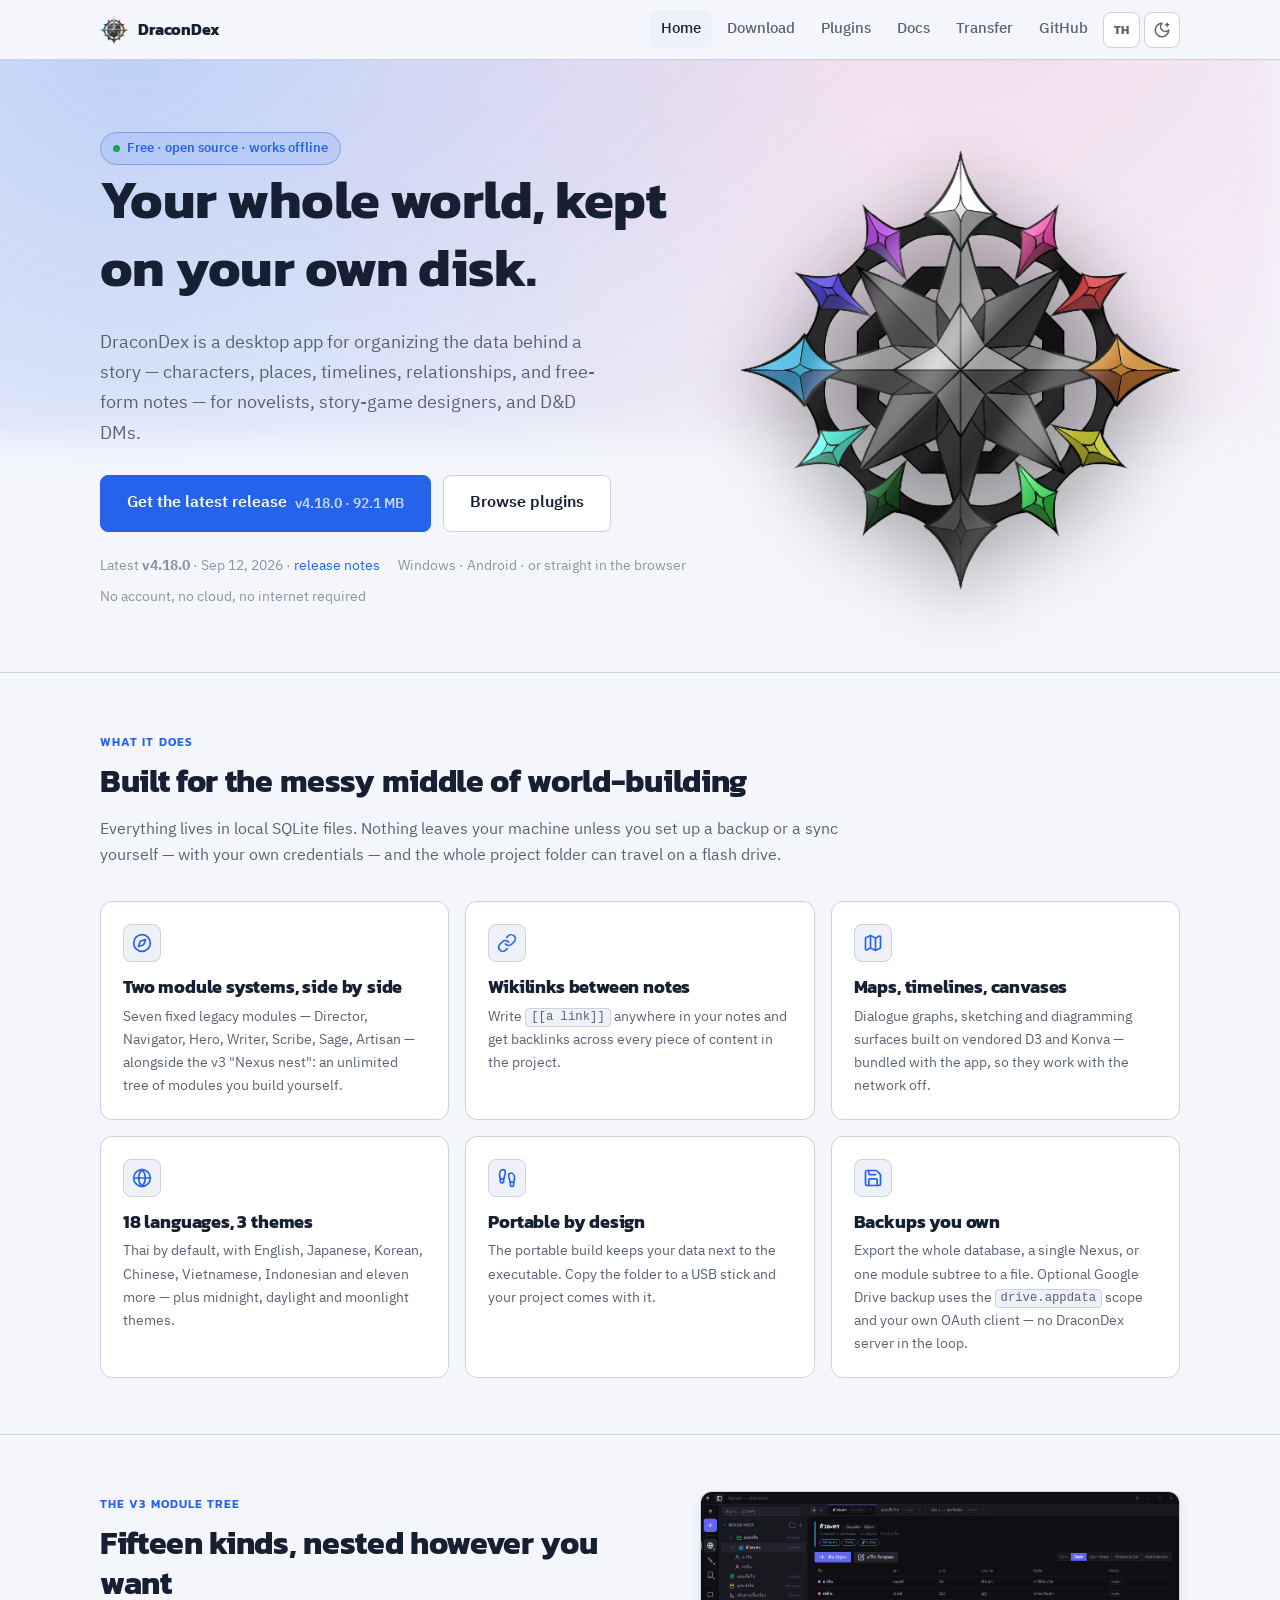
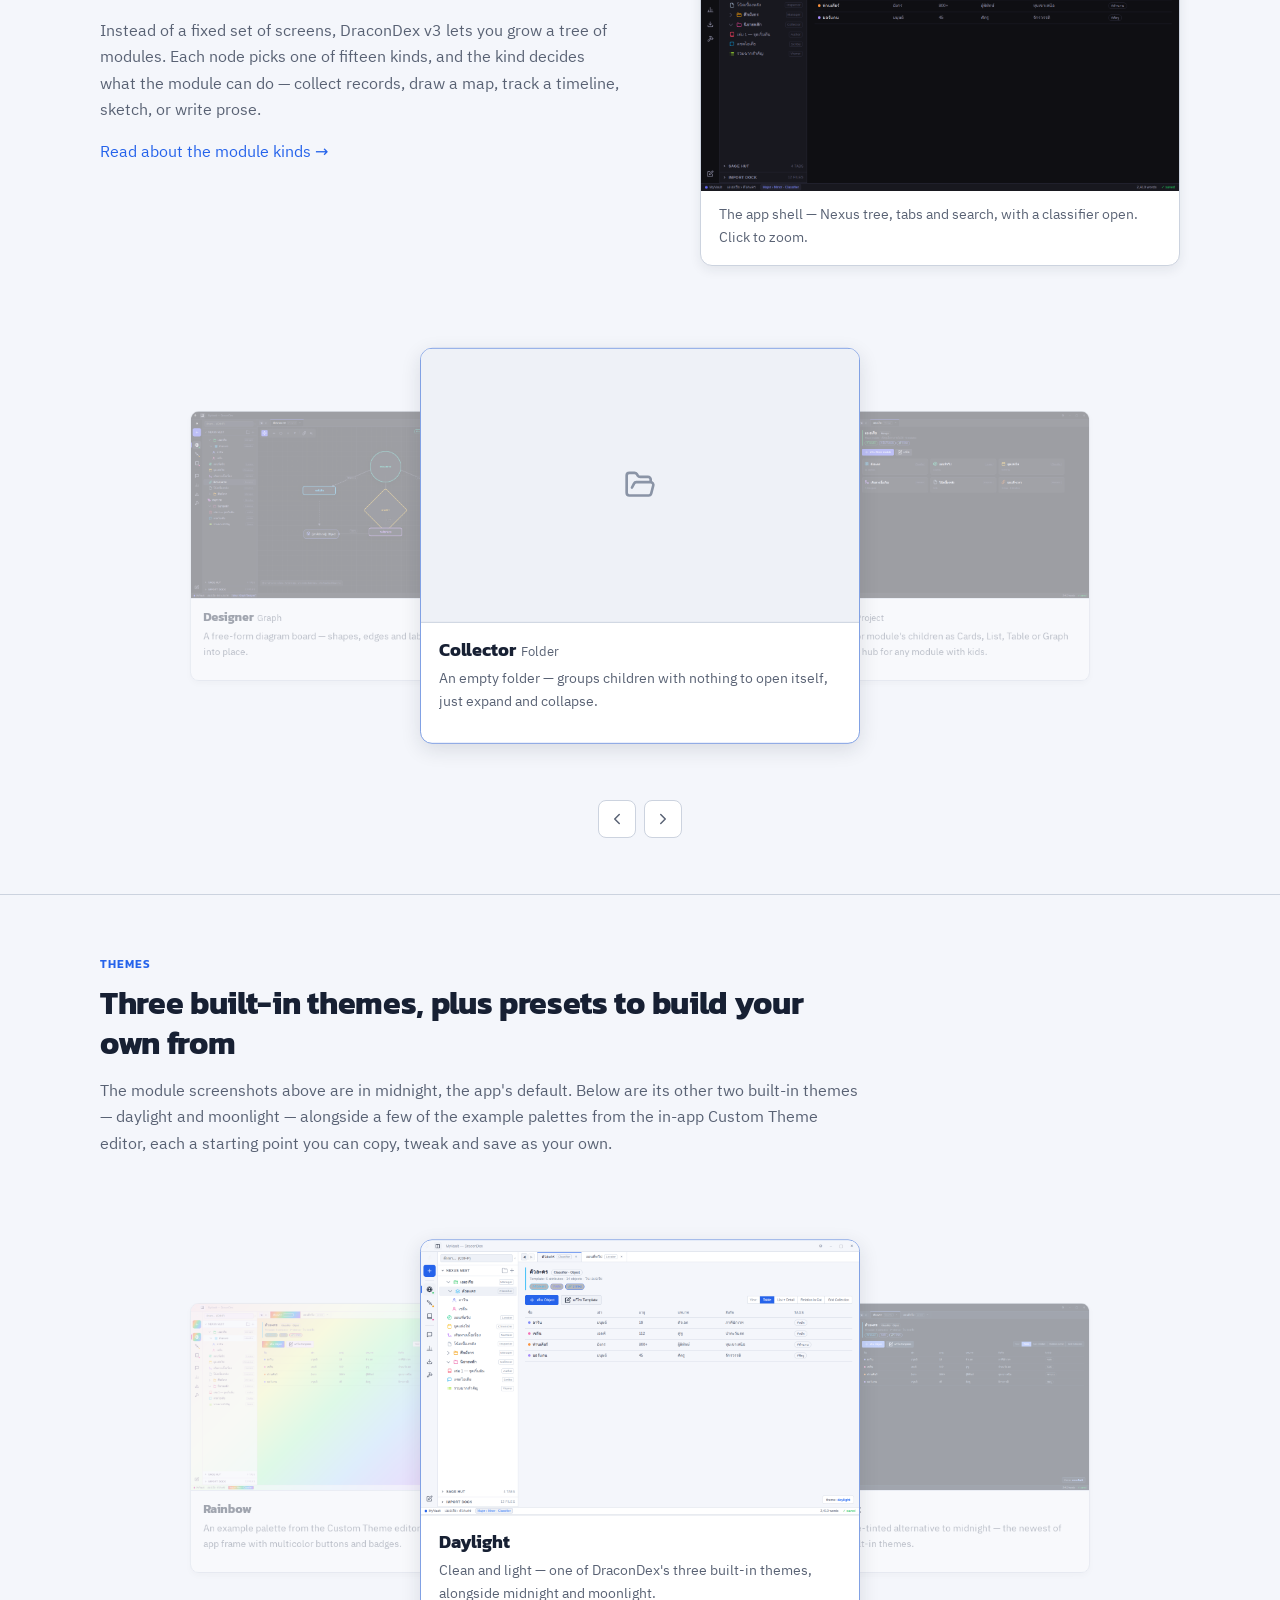
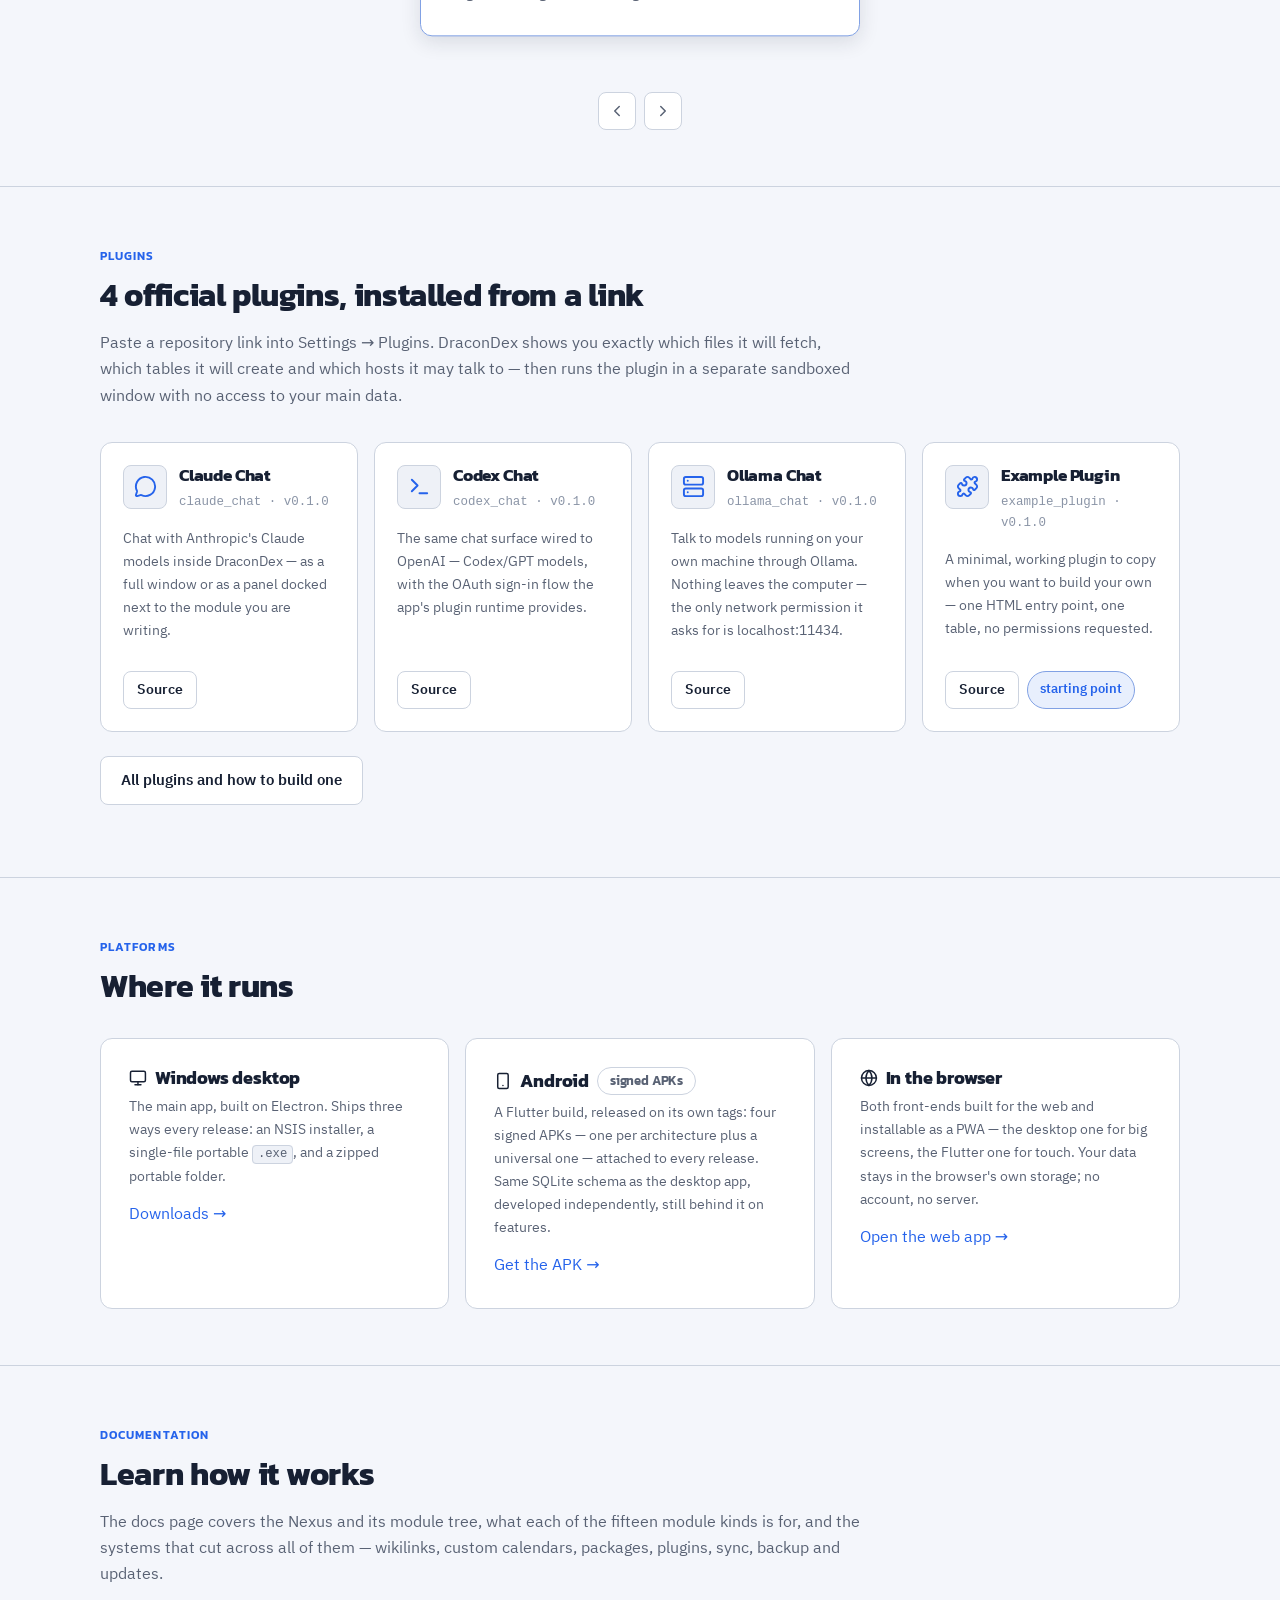
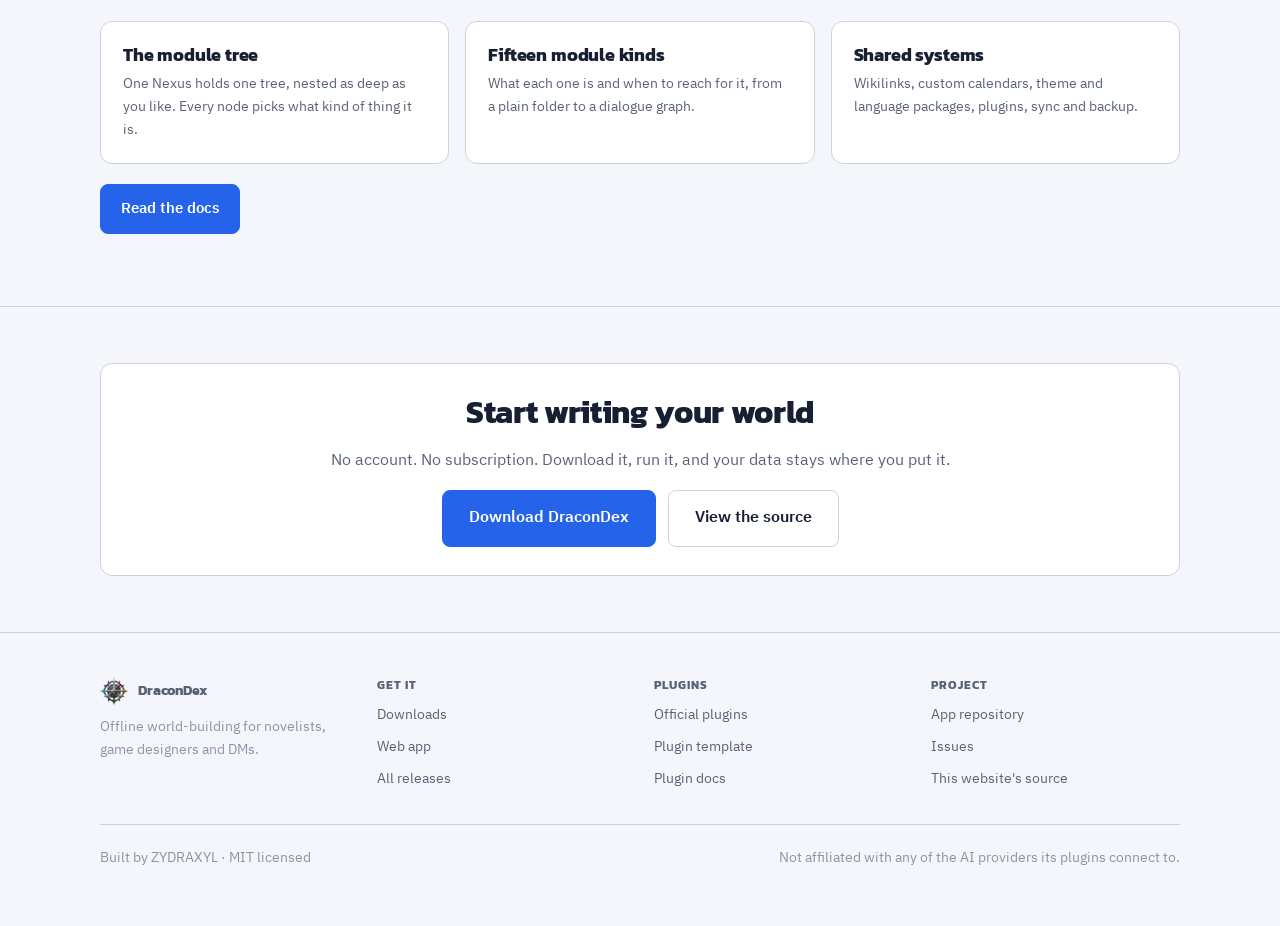
<file: index.html>
<!doctype html>
<html lang="en">
  <head>
    <meta charset="utf-8" />
    <meta name="viewport" content="width=device-width, initial-scale=1" />
    <title data-i18n="home.meta.title">DraconDex — offline world-building for novelists</title>
    <meta
      name="description"
      data-i18n-attr="content:home.meta.description"
      content="DraconDex is a free, offline app for organizing novel world-building data — characters, places, timelines, relationships and wikilinked notes — in a local SQLite database. Windows, Android and browser builds, plus official plugins."
    />
    <link rel="icon" href="assets/brand/DraconDex_Icon.ico" />
    <link rel="apple-touch-icon" href="assets/brand/DraconDex_Color-512.png" />
    <link rel="canonical" href="https://zydraxyl.github.io/DraconDex-WEB/" />
    <meta property="og:type" content="website" />
    <meta property="og:title" content="DraconDex" />
    <meta
      property="og:description"
      content="Offline world-building for novelists, game designers and DMs. Characters, places, timelines, relationships and wikilinked notes in a local SQLite database."
    />
    <meta
      property="og:image"
      content="https://zydraxyl.github.io/DraconDex-WEB/assets/brand/DraconDex_Color-512.png"
    />
    <meta name="twitter:card" content="summary_large_image" />
    <link rel="stylesheet" href="assets/css/site.css" />
    <script src="assets/js/icons.js"></script>
    <script src="assets/js/theme.js"></script>
    <script src="assets/js/strings.th.js"></script>
    <script src="assets/js/lang.js"></script>
  </head>
  <body>
    <a class="skip-link" href="#main" data-i18n="common.skip">Skip to content</a>

    <header class="topbar">
      <div class="wrap">
        <a class="brand" href="./">
          <img src="assets/brand/DraconDex_Color-64.png" alt="" />
          <span>DraconDex</span>
        </a>
        <nav class="nav" aria-label="Main">
          <a href="./" aria-current="page" data-i18n="common.nav.home">Home</a>
          <a href="download.html" data-i18n="common.nav.download">Download</a>
          <a href="plugins.html" data-i18n="common.nav.plugins">Plugins</a>
          <a href="docs.html" data-i18n="common.nav.docs">Docs</a>
          <a class="nav--wide" href="https://dracondex-transfer.netlify.app/" data-i18n="common.nav.transfer"
            >Transfer</a
          >
          <a class="nav--wide" href="https://github.com/ZYDRAXYL/DraconDex-APP"
            >GitHub</a
          >
          <button class="icon-btn lang-btn" type="button" data-lang-toggle>TH</button>
          <button class="icon-btn" type="button" data-theme-toggle>
            <svg class="icon" viewBox="0 0 24 24" fill="none" stroke="currentColor" stroke-width="2" stroke-linecap="round" stroke-linejoin="round" aria-hidden="true"><circle cx="12" cy="12" r="4"/><path d="M12 2v2"/><path d="M12 20v2"/><path d="m4.93 4.93 1.41 1.41"/><path d="m17.66 17.66 1.41 1.41"/><path d="M2 12h2"/><path d="M20 12h2"/><path d="m6.34 17.66-1.41 1.41"/><path d="m19.07 4.93-1.41 1.41"/></svg>
          </button>
        </nav>
      </div>
    </header>

    <main id="main">
      <!-- ================================================ hero -->
      <section class="hero">
        <div class="wrap">
          <div class="hero__grid">
            <div>
              <span class="pill pill--accent">
                <span class="dot"></span>
                <span data-i18n="home.hero.pill">Free · open source · works offline</span>
              </span>
              <h1 data-i18n="home.hero.title">Your whole world, kept on your own disk.</h1>
              <p class="hero__lead" data-i18n="home.hero.lead">
                DraconDex is a desktop app for organizing the data behind a
                story — characters, places, timelines, relationships, and
                free-form notes — for novelists, story-game designers, and
                D&amp;D DMs.
              </p>

              <div class="btn-row" style="margin-top: 26px">
                <a
                  class="btn btn--primary btn--lg"
                  href="https://github.com/ZYDRAXYL/DraconDex-WEB/releases"
                  data-latest-download
                >
                  <span data-download-label>Get the latest release</span>
                  <span class="small" style="opacity: 0.75" data-download-sub
                  ></span>
                </a>
                <a class="btn btn--lg" href="plugins.html" data-i18n="home.hero.cta.plugins">Browse plugins</a>
              </div>

              <div class="hero__meta">
                <span data-latest-meta hidden>
                  <span data-i18n="home.hero.meta.latestPrefix">Latest</span> <strong data-latest-version></strong> ·
                  <span data-latest-date></span> ·
                  <a href="https://github.com/ZYDRAXYL/DraconDex-WEB/releases" data-latest-notes data-i18n="home.hero.meta.notes">release notes</a>
                </span>
                <span data-i18n="home.hero.meta.windows">Windows · Android · or straight in the browser</span>
                <span data-i18n="home.hero.meta.privacy">No account, no cloud, no internet required</span>
              </div>
            </div>

            <div class="hero__art">
              <img
                src="assets/brand/DraconDex_Color-512.png"
                alt="The DraconDex mark: a twelve-pointed compass rose"
                data-i18n-attr="alt:home.hero.art.alt"
                width="700"
                height="700"
              />
            </div>
          </div>
        </div>
      </section>

      <!-- ================================================ features -->
      <section class="section" id="features">
        <div class="wrap">
          <div class="section__head">
            <span class="eyebrow" data-i18n="home.features.eyebrow">What it does</span>
            <h2 data-i18n="home.features.title">Built for the messy middle of world-building</h2>
            <p data-i18n="home.features.lead">
              Everything lives in local SQLite files. Nothing leaves your
              machine unless you set up a backup or a sync yourself — with your
              own credentials — and the whole project folder can travel on a
              flash drive.
            </p>
          </div>

          <div class="grid grid--3">
            <article class="card">
              <div class="card__icon" aria-hidden="true">
                <svg viewBox="0 0 24 24" fill="none" stroke="currentColor" stroke-width="2" stroke-linecap="round" stroke-linejoin="round"><circle cx="12" cy="12" r="10"/><path d="m16.24 7.76-1.804 5.411a2 2 0 0 1-1.265 1.265L7.76 16.24l1.804-5.411a2 2 0 0 1 1.265-1.265z"/></svg>
              </div>
              <h3 data-i18n="home.features.f1.title">Two module systems, side by side</h3>
              <p class="muted small" data-i18n="home.features.f1.body">
                Seven fixed legacy modules — Director, Navigator, Hero, Writer,
                Scribe, Sage, Artisan — alongside the v3 "Nexus nest": an
                unlimited tree of modules you build yourself.
              </p>
            </article>

            <article class="card">
              <div class="card__icon" aria-hidden="true">
                <svg viewBox="0 0 24 24" fill="none" stroke="currentColor" stroke-width="2" stroke-linecap="round" stroke-linejoin="round"><path d="M10 13a5 5 0 0 0 7.54.54l3-3a5 5 0 0 0-7.07-7.07l-1.72 1.71"/><path d="M14 11a5 5 0 0 0-7.54-.54l-3 3a5 5 0 0 0 7.07 7.07l1.71-1.71"/></svg>
              </div>
              <h3 data-i18n="home.features.f2.title">Wikilinks between notes</h3>
              <p class="muted small" data-i18n="home.features.f2.body">
                Write <code>[[a link]]</code> anywhere in your notes and get
                backlinks across every piece of content in the project.
              </p>
            </article>

            <article class="card">
              <div class="card__icon" aria-hidden="true">
                <svg viewBox="0 0 24 24" fill="none" stroke="currentColor" stroke-width="2" stroke-linecap="round" stroke-linejoin="round"><path d="M14.106 5.553a2 2 0 0 0 1.788 0l3.659-1.83A1 1 0 0 1 21 4.619v12.764a1 1 0 0 1-.553.894l-4.553 2.277a2 2 0 0 1-1.788 0l-4.212-2.106a2 2 0 0 0-1.788 0l-3.659 1.83A1 1 0 0 1 3 19.381V6.618a1 1 0 0 1 .553-.894l4.553-2.277a2 2 0 0 1 1.788 0z"/><path d="M15 5.764v15"/><path d="M9 3.236v15"/></svg>
              </div>
              <h3 data-i18n="home.features.f3.title">Maps, timelines, canvases</h3>
              <p class="muted small" data-i18n="home.features.f3.body">
                Dialogue graphs, sketching and diagramming surfaces built on
                vendored D3 and Konva — bundled with the app, so they work with
                the network off.
              </p>
            </article>

            <article class="card">
              <div class="card__icon" aria-hidden="true">
                <svg viewBox="0 0 24 24" fill="none" stroke="currentColor" stroke-width="2" stroke-linecap="round" stroke-linejoin="round"><circle cx="12" cy="12" r="10"/><path d="M12 2a14.5 14.5 0 0 0 0 20 14.5 14.5 0 0 0 0-20"/><path d="M2 12h20"/></svg>
              </div>
              <h3 data-i18n="home.features.f4.title">18 languages, 3 themes</h3>
              <p class="muted small" data-i18n="home.features.f4.body">
                Thai by default, with English, Japanese, Korean, Chinese,
                Vietnamese, Indonesian and eleven more — plus midnight,
                daylight and moonlight themes.
              </p>
            </article>

            <article class="card">
              <div class="card__icon" aria-hidden="true">
                <svg viewBox="0 0 24 24" fill="none" stroke="currentColor" stroke-width="2" stroke-linecap="round" stroke-linejoin="round"><path d="M4 16v-2.38C4 11.5 2.97 10.5 3 8c.03-2.72 1.49-6 4.5-6C9.37 2 10 3.8 10 5.5c0 3.11-2 5.66-2 8.68V16a2 2 0 1 1-4 0Z"/><path d="M20 20v-2.38c0-2.12 1.03-3.12 1-5.62-.03-2.72-1.49-6-4.5-6C14.63 6 14 7.8 14 9.5c0 3.11 2 5.66 2 8.68V20a2 2 0 1 0 4 0Z"/><path d="M16 17h4"/><path d="M4 13h4"/></svg>
              </div>
              <h3 data-i18n="home.features.f5.title">Portable by design</h3>
              <p class="muted small" data-i18n="home.features.f5.body">
                The portable build keeps your data next to the executable. Copy
                the folder to a USB stick and your project comes with it.
              </p>
            </article>

            <article class="card">
              <div class="card__icon" aria-hidden="true">
                <svg viewBox="0 0 24 24" fill="none" stroke="currentColor" stroke-width="2" stroke-linecap="round" stroke-linejoin="round"><path d="M15.2 3a2 2 0 0 1 1.4.6l3.8 3.8a2 2 0 0 1 .6 1.4V19a2 2 0 0 1-2 2H5a2 2 0 0 1-2-2V5a2 2 0 0 1 2-2z"/><path d="M17 21v-7a1 1 0 0 0-1-1H8a1 1 0 0 0-1 1v7"/><path d="M7 3v4a1 1 0 0 0 1 1h7"/></svg>
              </div>
              <h3 data-i18n="home.features.f6.title">Backups you own</h3>
              <p class="muted small" data-i18n="home.features.f6.body">
                Export the whole database, a single Nexus, or one module
                subtree to a file. Optional Google Drive backup uses the
                <code>drive.appdata</code> scope and your own OAuth client — no
                DraconDex server in the loop.
              </p>
            </article>
          </div>
        </div>
      </section>

      <!-- ================================================ module kinds -->
      <section class="section" id="modules">
        <div class="wrap">
          <div class="grid grid--2" style="align-items: start; gap: 40px">
            <div>
              <span class="eyebrow" data-i18n="home.modules.eyebrow">The v3 module tree</span>
              <h2 data-i18n="home.modules.title">Fifteen kinds, nested however you want</h2>
              <p class="muted" data-i18n="home.modules.lead">
                Instead of a fixed set of screens, DraconDex v3 lets you grow a
                tree of modules. Each node picks one of fifteen kinds, and the
                kind decides what the module can do — collect records, draw a
                map, track a timeline, sketch, or write prose.
              </p>
              <p>
                <a href="docs.html#kinds"
                  data-i18n="home.modules.link"
                  >Read about the module kinds →</a
                >
              </p>
            </div>
            <figure class="shot">
              <button
                type="button"
                class="shot__trigger"
                data-lightbox-trigger
                data-full="assets/screenshots/shell.png"
                data-caption="The app shell — Nexus tree, tabs and search, with a classifier open."
                data-i18n-attr="data-caption:home.modules.shot.caption"
              >
                <img
                  src="assets/screenshots/shell.png"
                  alt="The DraconDex desktop app: a Nexus tree of modules down the left, tabs across the top, and a classifier's object table open as the main view"
                  width="1440"
                  height="900"
                  loading="lazy"
                  draggable="false"
                />
              </button>
              <figcaption class="small muted" data-i18n="home.modules.shot.figcaption">
                The app shell — Nexus tree, tabs and search, with a classifier open. Click to zoom.
              </figcaption>
            </figure>
          </div>

          <div class="mod-slider" data-mod-slider>
            <div class="mod-slider__stage" data-mod-stage>
              <div
                class="mod-slider__track"
                data-mod-track
                tabindex="0"
                aria-label="Module screenshots — drag, use the arrow buttons, or press the arrow keys to browse; click the front screenshot to zoom"
                data-i18n-attr="aria-label:home.modtrack.aria"
              >
              <figure class="mod-slide" data-mod-item>
                <div class="mod-slide__placeholder" aria-hidden="true">
                  <svg viewBox="0 0 24 24" fill="none" stroke="currentColor" stroke-width="2" stroke-linecap="round" stroke-linejoin="round"><path d="m6 14 1.5-2.9A2 2 0 0 1 9.24 10H20a2 2 0 0 1 1.94 2.5l-1.54 6a2 2 0 0 1-1.95 1.5H4a2 2 0 0 1-2-2V5a2 2 0 0 1 2-2h3.9a2 2 0 0 1 1.69.9l.81 1.2a2 2 0 0 0 1.67.9H18a2 2 0 0 1 2 2v2"/></svg>
                </div>
                <figcaption>
                  <h3>Collector<span class="mod-slide__realname" data-i18n="home.mod.collector.realname">Folder</span></h3>
                  <p class="muted small" data-i18n="home.mod.collector.body">
                    An empty folder — groups children with nothing to open
                    itself, just expand and collapse.
                  </p>
                </figcaption>
              </figure>

              <figure class="mod-slide" data-mod-item>
                <button type="button" class="mod-slide__img" data-lightbox-trigger data-full="assets/screenshots/manager.png" data-caption="Manager — shows a Major module's children as Cards, List, Table or Graph." data-i18n-attr="data-caption:home.mod.manager.caption">
                  <img src="assets/screenshots/manager.png" alt="Manager module showing a Major module's six children as cards" width="1440" height="900" loading="lazy" draggable="false" />
                </button>
                <figcaption>
                  <h3>Manager<span class="mod-slide__realname" data-i18n="home.mod.manager.realname">Project</span></h3>
                  <p class="muted small" data-i18n="home.mod.manager.body">
                    Shows a Major module's children as Cards, List, Table or
                    Graph — the default hub for any module with kids.
                  </p>
                </figcaption>
              </figure>

              <figure class="mod-slide" data-mod-item>
                <button type="button" class="mod-slide__img" data-lightbox-trigger data-full="assets/screenshots/inspector.png" data-caption="Inspector — one long-form note bound to the module's description field." data-i18n-attr="data-caption:home.mod.inspector.caption">
                  <img src="assets/screenshots/inspector.png" alt="Inspector module showing a single note with a markdown editor" width="1440" height="900" loading="lazy" draggable="false" />
                </button>
                <figcaption>
                  <h3>Inspector<span class="mod-slide__realname" data-i18n="home.mod.inspector.realname">Detail</span></h3>
                  <p class="muted small" data-i18n="home.mod.inspector.body">
                    One long-form note: a markdown editor bound to the
                    module's own description field.
                  </p>
                </figcaption>
              </figure>

              <figure class="mod-slide" data-mod-item>
                <button type="button" class="mod-slide__img" data-lightbox-trigger data-full="assets/screenshots/classifier.png" data-caption="Classifier — a typed set of records, shown here as a card grid." data-i18n-attr="data-caption:home.mod.classifier.caption">
                  <img src="assets/screenshots/classifier.png" alt="Classifier module showing a grid of character cards" width="1440" height="900" loading="lazy" draggable="false" />
                </button>
                <figcaption>
                  <h3>Classifier<span class="mod-slide__realname" data-i18n="home.mod.classifier.realname">Category</span></h3>
                  <p class="muted small" data-i18n="home.mod.classifier.body">
                    A typed set of records sharing one attribute template —
                    Table, List+Detail, relation graph or card grid.
                  </p>
                </figcaption>
              </figure>

              <figure class="mod-slide" data-mod-item>
                <button type="button" class="mod-slide__img" data-lightbox-trigger data-full="assets/screenshots/locator.png" data-caption="Locator — a map canvas with polygon areas you draw and label." data-i18n-attr="data-caption:home.mod.locator.caption">
                  <img src="assets/screenshots/locator.png" alt="Locator module showing a map canvas with polygon areas" width="1440" height="900" loading="lazy" draggable="false" />
                </button>
                <figcaption>
                  <h3>Locator<span class="mod-slide__realname" data-i18n="home.mod.locator.realname">Map</span></h3>
                  <p class="muted small" data-i18n="home.mod.locator.body">
                    A map canvas with polygon areas you draw, label and link
                    to.
                  </p>
                </figcaption>
              </figure>

              <figure class="mod-slide" data-mod-item>
                <button type="button" class="mod-slide__img" data-lightbox-trigger data-full="assets/screenshots/chronicler.png" data-caption="Chronicler — an in-world event timeline." data-i18n-attr="data-caption:home.mod.chronicler.caption">
                  <img src="assets/screenshots/chronicler.png" alt="Chronicler module showing an event timeline" width="1440" height="900" loading="lazy" draggable="false" />
                </button>
                <figcaption>
                  <h3>Chronicler<span class="mod-slide__realname" data-i18n="home.mod.chronicler.realname">Timeline</span></h3>
                  <p class="muted small" data-i18n="home.mod.chronicler.body">
                    An in-world event timeline — one-line, down-line list, or
                    side-by-side compare.
                  </p>
                </figcaption>
              </figure>

              <figure class="mod-slide" data-mod-item>
                <button type="button" class="mod-slide__img" data-lightbox-trigger data-full="assets/screenshots/wanderer.png" data-caption="Wanderer — Chronicler's events pinned onto a Locator map." data-i18n-attr="data-caption:home.mod.wanderer.caption">
                  <img src="assets/screenshots/wanderer.png" alt="Wanderer module showing map pins linked to a timeline" width="1440" height="900" loading="lazy" draggable="false" />
                </button>
                <figcaption>
                  <h3>Wanderer<span class="mod-slide__realname" data-i18n="home.mod.wanderer.realname">TimeMap</span></h3>
                  <p class="muted small" data-i18n="home.mod.wanderer.body">
                    Pins Chronicler's events onto a Locator map so you can
                    scrub through time and watch where things happened.
                  </p>
                </figcaption>
              </figure>

              <figure class="mod-slide" data-mod-item>
                <button type="button" class="mod-slide__img" data-lightbox-trigger data-full="assets/screenshots/narrator.png" data-caption="Narrator — a node-and-edge graph for branching dialogue." data-i18n-attr="data-caption:home.mod.narrator.caption">
                  <img src="assets/screenshots/narrator.png" alt="Narrator module showing a node-and-edge dialogue graph" width="1440" height="900" loading="lazy" draggable="false" />
                </button>
                <figcaption>
                  <h3>Narrator<span class="mod-slide__realname" data-i18n="home.mod.narrator.realname">Story</span></h3>
                  <p class="muted small" data-i18n="home.mod.narrator.body">
                    A node-and-edge graph for branching dialogue and route
                    boards.
                  </p>
                </figcaption>
              </figure>

              <figure class="mod-slide" data-mod-item>
                <button type="button" class="mod-slide__img" data-lightbox-trigger data-full="assets/screenshots/author.png" data-caption="Author — chapters down the left, prose in a markdown editor." data-i18n-attr="data-caption:home.mod.author.caption">
                  <img src="assets/screenshots/author.png" alt="Author module showing chapters and a prose editor" width="1440" height="900" loading="lazy" draggable="false" />
                </button>
                <figcaption>
                  <h3>Author<span class="mod-slide__realname" data-i18n="home.mod.author.realname">Book</span></h3>
                  <p class="muted small" data-i18n="home.mod.author.body">
                    A book: chapters down the left, prose in a markdown
                    editor on the right.
                  </p>
                </figcaption>
              </figure>

              <figure class="mod-slide" data-mod-item>
                <button type="button" class="mod-slide__img" data-lightbox-trigger data-full="assets/screenshots/scribe.png" data-caption="Scribe — timestamped chat notes scoped to one module." data-i18n-attr="data-caption:home.mod.scribe.caption">
                  <img src="assets/screenshots/scribe.png" alt="Scribe module showing timestamped chat-style notes" width="1440" height="900" loading="lazy" draggable="false" />
                </button>
                <figcaption>
                  <h3>Scribe<span class="mod-slide__realname" data-i18n="home.mod.scribe.realname">Chat</span></h3>
                  <p class="muted small" data-i18n="home.mod.scribe.body">
                    Timestamped chat notes scoped to one module — quick
                    asides, not the app-wide notebook.
                  </p>
                </figcaption>
              </figure>

              <figure class="mod-slide" data-mod-item>
                <button type="button" class="mod-slide__img" data-lightbox-trigger data-full="assets/screenshots/drafter.png" data-caption="Drafter — a blank markdown page for loose ideas." data-i18n-attr="data-caption:home.mod.drafter.caption">
                  <img src="assets/screenshots/drafter.png" alt="Drafter module showing a blank markdown page" width="1440" height="900" loading="lazy" draggable="false" />
                </button>
                <figcaption>
                  <h3>Drafter<span class="mod-slide__realname" data-i18n="home.mod.drafter.realname">Doc</span></h3>
                  <p class="muted small" data-i18n="home.mod.drafter.body">
                    A blank markdown page for loose ideas that don't need
                    their own database row.
                  </p>
                </figcaption>
              </figure>

              <figure class="mod-slide" data-mod-item>
                <button type="button" class="mod-slide__img" data-lightbox-trigger data-full="assets/screenshots/viewer.png" data-caption="Viewer — a read-only lens over a saved filter." data-i18n-attr="data-caption:home.mod.viewer.caption">
                  <img src="assets/screenshots/viewer.png" alt="Viewer module showing a read-only table built from a saved filter" width="1440" height="900" loading="lazy" draggable="false" />
                </button>
                <figcaption>
                  <h3>Viewer<span class="mod-slide__realname" data-i18n="home.mod.viewer.realname">Analys</span></h3>
                  <p class="muted small" data-i18n="home.mod.viewer.body">
                    A read-only lens over a saved filter — Table, Cards or a
                    kanban-style Board.
                  </p>
                </figcaption>
              </figure>

              <figure class="mod-slide" data-mod-item>
                <button type="button" class="mod-slide__img" data-lightbox-trigger data-full="assets/screenshots/connector.png" data-caption="Connector — a relationship graph built from a saved filter." data-i18n-attr="data-caption:home.mod.connector.caption">
                  <img src="assets/screenshots/connector.png" alt="Connector module showing a relationship graph between characters" width="1440" height="900" loading="lazy" draggable="false" />
                </button>
                <figcaption>
                  <h3>Connector<span class="mod-slide__realname" data-i18n="home.mod.connector.realname">Relation</span></h3>
                  <p class="muted small" data-i18n="home.mod.connector.body">
                    A relationship graph built from a saved filter — nodes
                    are records, edges are relations or wikilinks.
                  </p>
                </figcaption>
              </figure>

              <figure class="mod-slide" data-mod-item>
                <button type="button" class="mod-slide__img" data-lightbox-trigger data-full="assets/screenshots/sketcher.png" data-caption="Sketcher — a freehand drawing canvas." data-i18n-attr="data-caption:home.mod.sketcher.caption">
                  <img src="assets/screenshots/sketcher.png" alt="Sketcher module showing a freehand drawing canvas" width="1440" height="900" loading="lazy" draggable="false" />
                </button>
                <figcaption>
                  <h3>Sketcher<span class="mod-slide__realname" data-i18n="home.mod.sketcher.realname">Drawing</span></h3>
                  <p class="muted small" data-i18n="home.mod.sketcher.body">
                    A freehand drawing canvas — pen, eraser, multiple pages,
                    export to PNG.
                  </p>
                </figcaption>
              </figure>

              <figure class="mod-slide" data-mod-item>
                <button type="button" class="mod-slide__img" data-lightbox-trigger data-full="assets/screenshots/designer.png" data-caption="Designer — a free-form diagram board." data-i18n-attr="data-caption:home.mod.designer.caption">
                  <img src="assets/screenshots/designer.png" alt="Designer module showing a free-form diagram board" width="1440" height="900" loading="lazy" draggable="false" />
                </button>
                <figcaption>
                  <h3>Designer<span class="mod-slide__realname" data-i18n="home.mod.designer.realname">Graph</span></h3>
                  <p class="muted small" data-i18n="home.mod.designer.body">
                    A free-form diagram board — shapes, edges and labels you
                    drag into place.
                  </p>
                </figcaption>
              </figure>
              </div>
            </div>

            <div class="mod-slider__controls">
              <button type="button" class="mod-slider__arrow" data-mod-prev aria-label="Scroll to previous screenshots" data-i18n-attr="aria-label:home.modslider.prev">
                <svg viewBox="0 0 24 24" fill="none" stroke="currentColor" stroke-width="2" stroke-linecap="round" stroke-linejoin="round" aria-hidden="true"><path d="m15 18-6-6 6-6"/></svg>
              </button>
              <button type="button" class="mod-slider__arrow" data-mod-next aria-label="Scroll to next screenshots" data-i18n-attr="aria-label:home.modslider.next">
                <svg viewBox="0 0 24 24" fill="none" stroke="currentColor" stroke-width="2" stroke-linecap="round" stroke-linejoin="round" aria-hidden="true"><path d="m9 18 6-6-6-6"/></svg>
              </button>
            </div>
          </div>
        </div>
      </section>

      <!-- ================================================ theme mockups -->
      <section class="section" id="themes">
        <div class="wrap">
          <div class="section__head">
            <span class="eyebrow" data-i18n="home.themes.eyebrow">Themes</span>
            <h2 data-i18n="home.themes.title">Three built-in themes, plus presets to build your own from</h2>
            <p data-i18n="home.themes.lead">
              The module screenshots above are in midnight, the app's default.
              Below are its other two built-in themes — daylight and moonlight
              — alongside a few of the example palettes from the in-app Custom
              Theme editor, each a starting point you can copy, tweak and save
              as your own.
            </p>
          </div>

          <div class="mod-slider" data-mod-slider>
            <div class="mod-slider__stage" data-mod-stage>
              <div
                class="mod-slider__track"
                data-mod-track
                tabindex="0"
                aria-label="Theme mockups — drag, use the arrow buttons, or press the arrow keys to browse; click the front screenshot to zoom"
                data-i18n-attr="aria-label:home.themetrack.aria"
              >
              <figure class="mod-slide" data-mod-item>
                <button type="button" class="mod-slide__img" data-lightbox-trigger data-full="assets/screenshots/theme-daylight.png" data-caption="Daylight — the app's light theme, one of the three built-in options." data-i18n-attr="data-caption:home.theme.daylight.caption">
                  <img src="assets/screenshots/theme-daylight.png" alt="DraconDex UI shown in the daylight theme" width="1440" height="900" loading="lazy" draggable="false" />
                </button>
                <figcaption>
                  <h3>Daylight</h3>
                  <p class="muted small" data-i18n="home.theme.daylight.body">
                    Clean and light — one of DraconDex's three built-in
                    themes, alongside midnight and moonlight.
                  </p>
                </figcaption>
              </figure>

              <figure class="mod-slide" data-mod-item>
                <button type="button" class="mod-slide__img" data-lightbox-trigger data-full="assets/screenshots/theme-moonlight.png" data-caption="Moonlight — a dark blue variant, the newest of the three built-in themes." data-i18n-attr="data-caption:home.theme.moonlight.caption">
                  <img src="assets/screenshots/theme-moonlight.png" alt="DraconDex UI shown in the moonlight theme" width="1440" height="900" loading="lazy" draggable="false" />
                </button>
                <figcaption>
                  <h3>Moonlight</h3>
                  <p class="muted small" data-i18n="home.theme.moonlight.body">
                    A cooler, blue-tinted alternative to midnight — the newest
                    of the three built-in themes.
                  </p>
                </figcaption>
              </figure>

              <figure class="mod-slide" data-mod-item>
                <button type="button" class="mod-slide__img" data-lightbox-trigger data-full="assets/screenshots/theme-redEclipse.png" data-caption="Red Eclipse — an example palette from the Custom Theme editor, warm reds on near-black." data-i18n-attr="data-caption:home.theme.redeclipse.caption">
                  <img src="assets/screenshots/theme-redEclipse.png" alt="DraconDex UI shown in the Red Eclipse example theme palette" width="1440" height="900" loading="lazy" draggable="false" />
                </button>
                <figcaption>
                  <h3>Red Eclipse</h3>
                  <p class="muted small" data-i18n="home.theme.redeclipse.body">
                    An example palette from the Custom Theme editor — warm
                    reds on a near-black background.
                  </p>
                </figcaption>
              </figure>

              <figure class="mod-slide" data-mod-item>
                <button type="button" class="mod-slide__img" data-lightbox-trigger data-full="assets/screenshots/theme-clearSky.png" data-caption="Clear Sky — an example palette from the Custom Theme editor, cool blues on white." data-i18n-attr="data-caption:home.theme.clearsky.caption">
                  <img src="assets/screenshots/theme-clearSky.png" alt="DraconDex UI shown in the Clear Sky example theme palette" width="1440" height="900" loading="lazy" draggable="false" />
                </button>
                <figcaption>
                  <h3>Clear Sky</h3>
                  <p class="muted small" data-i18n="home.theme.clearsky.body">
                    An example palette from the Custom Theme editor — cool sky
                    blues on a bright white background.
                  </p>
                </figcaption>
              </figure>

              <figure class="mod-slide" data-mod-item>
                <button type="button" class="mod-slide__img" data-lightbox-trigger data-full="assets/screenshots/theme-atDusk.png" data-caption="At Dusk — an example palette from the Custom Theme editor, purples and violet." data-i18n-attr="data-caption:home.theme.atdusk.caption">
                  <img src="assets/screenshots/theme-atDusk.png" alt="DraconDex UI shown in the At Dusk example theme palette" width="1440" height="900" loading="lazy" draggable="false" />
                </button>
                <figcaption>
                  <h3>At Dusk</h3>
                  <p class="muted small" data-i18n="home.theme.atdusk.body">
                    An example palette from the Custom Theme editor — deep
                    purples with a violet accent.
                  </p>
                </figcaption>
              </figure>

              <figure class="mod-slide" data-mod-item>
                <button type="button" class="mod-slide__img" data-lightbox-trigger data-full="assets/screenshots/theme-clearAurora.png" data-caption="Clear Aurora — an example palette from the Custom Theme editor, teal and magenta." data-i18n-attr="data-caption:home.theme.clearaurora.caption">
                  <img src="assets/screenshots/theme-clearAurora.png" alt="DraconDex UI shown in the Clear Aurora example theme palette" width="1440" height="900" loading="lazy" draggable="false" />
                </button>
                <figcaption>
                  <h3>Clear Aurora</h3>
                  <p class="muted small" data-i18n="home.theme.clearaurora.body">
                    An example palette from the Custom Theme editor — teal
                    surfaces with a magenta accent.
                  </p>
                </figcaption>
              </figure>

              <figure class="mod-slide" data-mod-item>
                <button type="button" class="mod-slide__img" data-lightbox-trigger data-full="assets/screenshots/theme-rainbow.png" data-caption="Rainbow — an example palette from the Custom Theme editor, a gradient frame with multicolor controls." data-i18n-attr="data-caption:home.theme.rainbow.caption">
                  <img src="assets/screenshots/theme-rainbow.png" alt="DraconDex UI shown in the Rainbow example theme palette" width="1440" height="900" loading="lazy" draggable="false" />
                </button>
                <figcaption>
                  <h3>Rainbow</h3>
                  <p class="muted small" data-i18n="home.theme.rainbow.body">
                    An example palette from the Custom Theme editor — a
                    gradient app frame with multicolor buttons and badges.
                  </p>
                </figcaption>
              </figure>
              </div>
            </div>

            <div class="mod-slider__controls">
              <button type="button" class="mod-slider__arrow" data-mod-prev aria-label="Scroll to previous screenshots" data-i18n-attr="aria-label:home.modslider.prev">
                <svg viewBox="0 0 24 24" fill="none" stroke="currentColor" stroke-width="2" stroke-linecap="round" stroke-linejoin="round" aria-hidden="true"><path d="m15 18-6-6 6-6"/></svg>
              </button>
              <button type="button" class="mod-slider__arrow" data-mod-next aria-label="Scroll to next screenshots" data-i18n-attr="aria-label:home.modslider.next">
                <svg viewBox="0 0 24 24" fill="none" stroke="currentColor" stroke-width="2" stroke-linecap="round" stroke-linejoin="round" aria-hidden="true"><path d="m9 18 6-6-6-6"/></svg>
              </button>
            </div>
          </div>
        </div>
      </section>

      <!-- ================================================ plugins -->
      <section class="section" id="plugins">
        <div class="wrap">
          <div class="section__head">
            <span class="eyebrow" data-i18n="home.plugins.eyebrow">Plugins</span>
            <h2>
              <span data-plugin-count>4</span>
              <span data-i18n="home.plugins.title.suffix">official plugins, installed from
              a link</span>
            </h2>
            <p data-i18n="home.plugins.lead">
              Paste a repository link into Settings → Plugins. DraconDex shows
              you exactly which files it will fetch, which tables it will
              create and which hosts it may talk to — then runs the plugin in a
              separate sandboxed window with no access to your main data.
            </p>
          </div>

          <div class="grid grid--4" data-plugin-teaser>
            <p class="muted">
              <a href="plugins.html">See all DraconDex plugins →</a>
            </p>
          </div>

          <p style="margin-top: 24px">
            <a class="btn" href="plugins.html" data-i18n="home.plugins.cta">All plugins and how to build one</a>
          </p>
        </div>
      </section>

      <!-- ================================================ platforms -->
      <section class="section" id="platforms">
        <div class="wrap">
          <div class="section__head">
            <span class="eyebrow" data-i18n="home.platforms.eyebrow">Platforms</span>
            <h2 data-i18n="home.platforms.title">Where it runs</h2>
          </div>
          <div class="grid grid--3">
            <article class="card card--pad-lg">
              <h3 class="h-icon">
                <svg class="icon" viewBox="0 0 24 24" fill="none" stroke="currentColor" stroke-width="2" stroke-linecap="round" stroke-linejoin="round" aria-hidden="true"><rect width="20" height="14" x="2" y="3" rx="2"/><line x1="8" x2="16" y1="21" y2="21"/><line x1="12" x2="12" y1="17" y2="21"/></svg>
                <span data-i18n="home.platforms.win.title">Windows desktop</span>
              </h3>
              <p class="muted small" data-i18n="home.platforms.win.body">
                The main app, built on Electron. Ships three ways every
                release: an NSIS installer, a single-file portable
                <code>.exe</code>, and a zipped portable folder.
              </p>
              <p><a href="download.html" data-i18n="home.platforms.win.link">Downloads →</a></p>
            </article>
            <article class="card card--pad-lg">
              <h3 class="h-icon">
                <svg class="icon" viewBox="0 0 24 24" fill="none" stroke="currentColor" stroke-width="2" stroke-linecap="round" stroke-linejoin="round" aria-hidden="true"><rect width="14" height="20" x="5" y="2" rx="2" ry="2"/><path d="M12 18h.01"/></svg>
                Android <span class="pill" data-i18n="home.platforms.android.pill">signed APKs</span>
              </h3>
              <p class="muted small" data-i18n="home.platforms.android.body">
                A Flutter build, released on its own tags: four signed APKs —
                one per architecture plus a universal one — attached to every
                release. Same SQLite schema as the desktop app, developed
                independently, still behind it on features.
              </p>
              <p><a href="download.html#android" data-i18n="home.platforms.android.link">Get the APK →</a></p>
            </article>
            <article class="card card--pad-lg">
              <h3 class="h-icon">
                <svg class="icon" viewBox="0 0 24 24" fill="none" stroke="currentColor" stroke-width="2" stroke-linecap="round" stroke-linejoin="round" aria-hidden="true"><circle cx="12" cy="12" r="10"/><path d="M12 2a14.5 14.5 0 0 0 0 20 14.5 14.5 0 0 0 0-20"/><path d="M2 12h20"/></svg>
                <span data-i18n="home.platforms.web.title">In the browser</span>
              </h3>
              <p class="muted small" data-i18n="home.platforms.web.body">
                Both front-ends built for the web and installable as a PWA — the
                desktop one for big screens, the Flutter one for touch. Your
                data stays in the browser's own storage; no account, no server.
              </p>
              <p>
                <a href="https://zydraxyl.github.io/DraconDex-PWA/" data-i18n="home.platforms.web.link"
                  >Open the web app →</a
                >
              </p>
            </article>
          </div>
        </div>
      </section>

      <!-- ================================================ docs -->
      <section class="section" id="docs">
        <div class="wrap">
          <div class="section__head">
            <span class="eyebrow" data-i18n="home.docs.eyebrow">Documentation</span>
            <h2 data-i18n="home.docs.title">Learn how it works</h2>
            <p data-i18n="home.docs.lead">
              The docs page covers the Nexus and its module tree, what each of
              the fifteen module kinds is for, and the systems that cut across
              all of them — wikilinks, custom calendars, packages, plugins,
              sync, backup and updates.
            </p>
          </div>
          <div class="grid grid--3">
            <a class="card card--link" href="docs.html#tree">
              <h3 data-i18n="home.docs.tree.title">The module tree</h3>
              <p class="muted small" data-i18n="home.docs.tree.body">
                One Nexus holds one tree, nested as deep as you like. Every node
                picks what kind of thing it is.
              </p>
            </a>
            <a class="card card--link" href="docs.html#kinds">
              <h3 data-i18n="home.docs.kinds.title">Fifteen module kinds</h3>
              <p class="muted small" data-i18n="home.docs.kinds.body">
                What each one is and when to reach for it, from a plain folder
                to a dialogue graph.
              </p>
            </a>
            <a class="card card--link" href="docs.html#systems">
              <h3 data-i18n="home.docs.systems.title">Shared systems</h3>
              <p class="muted small" data-i18n="home.docs.systems.body">
                Wikilinks, custom calendars, theme and language packages,
                plugins, sync and backup.
              </p>
            </a>
          </div>
          <p style="margin-top: 20px">
            <a class="btn btn--primary" href="docs.html" data-i18n="home.docs.link">Read the docs</a>
          </p>
        </div>
      </section>

      <!-- ================================================ cta -->
      <section class="section" id="get">
        <div class="wrap">
          <div class="card card--pad-lg" style="text-align: center">
            <h2 data-i18n="home.cta.title">Start writing your world</h2>
            <p class="muted" data-i18n="home.cta.body">
              No account. No subscription. Download it, run it, and your data
              stays where you put it.
            </p>
            <div class="btn-row" style="justify-content: center">
              <a class="btn btn--primary btn--lg" href="download.html" data-i18n="home.cta.download"
                >Download DraconDex</a
              >
              <a
                class="btn btn--lg"
                href="https://github.com/ZYDRAXYL/DraconDex-APP"
                data-i18n="home.cta.source"
                >View the source</a
              >
            </div>
          </div>
        </div>
      </section>
    </main>

    <footer class="footer">
      <div class="wrap">
        <div class="footer__grid">
          <div>
            <a class="brand" href="./" style="margin-bottom: 10px">
              <img src="assets/brand/DraconDex_Color-64.png" alt="" />
              <span>DraconDex</span>
            </a>
            <p class="small" data-i18n="common.footer.tagline">
              Offline world-building for novelists, game designers and DMs.
            </p>
          </div>
          <div>
            <h4 data-i18n="common.footer.getit">Get it</h4>
            <ul>
              <li><a href="download.html" data-i18n="common.nav.download">Downloads</a></li>
              <li>
                <a href="https://zydraxyl.github.io/DraconDex-PWA/"
                  data-i18n="common.footer.webapp"
                  >Web app</a
                >
              </li>
              <li>
                <a href="https://github.com/ZYDRAXYL/DraconDex-WEB/releases"
                  data-i18n="common.footer.allreleases"
                  >All releases</a
                >
              </li>
            </ul>
          </div>
          <div>
            <h4 data-i18n="common.nav.plugins">Plugins</h4>
            <ul>
              <li><a href="plugins.html" data-i18n="common.footer.officialplugins">Official plugins</a></li>
              <li>
                <a href="https://github.com/ZYDRAXYL/DraconDex-PGI-Template"
                  data-i18n="common.footer.plugintemplate"
                  >Plugin template</a
                >
              </li>
              <li>
                <a
                  href="plugins.html"
                  data-i18n="common.footer.plugindocs"
                  >Plugin docs</a
                >
              </li>
            </ul>
          </div>
          <div>
            <h4 data-i18n="common.footer.project">Project</h4>
            <ul>
              <li>
                <a href="https://github.com/ZYDRAXYL/DraconDex-APP" data-i18n="common.footer.apprepo">App repository</a>
              </li>
              <li>
                <a href="https://github.com/ZYDRAXYL/DraconDex-APP/issues"
                  data-i18n="common.footer.issues"
                  >Issues</a
                >
              </li>
              <li>
                <a href="https://github.com/ZYDRAXYL/DraconDex-WEB"
                  data-i18n="common.footer.websitesource"
                  >This website's source</a
                >
              </li>
            </ul>
          </div>
        </div>
        <div class="footer__bottom">
          <span data-i18n="common.footer.built">Built by ZYDRAXYL · MIT licensed</span>
          <span data-i18n="common.footer.disclaimer">Not affiliated with any of the AI providers its plugins connect to.</span>
        </div>
      </div>
    </footer>

    <div class="lightbox" data-lightbox role="dialog" aria-modal="true" aria-label="Screenshot viewer" data-i18n-attr="aria-label:common.lightbox.aria" hidden>
      <div class="lightbox__toolbar">
        <button type="button" class="lightbox__btn" data-lightbox-zoom-out aria-label="Zoom out" data-i18n-attr="aria-label:common.lightbox.zoomout">
          <svg viewBox="0 0 24 24" fill="none" stroke="currentColor" stroke-width="2" stroke-linecap="round" stroke-linejoin="round" aria-hidden="true"><circle cx="11" cy="11" r="8"/><line x1="21" x2="16.65" y1="21" y2="16.65"/><line x1="8" x2="14" y1="11" y2="11"/></svg>
        </button>
        <span class="lightbox__zoom-level" data-lightbox-zoom-level>100%</span>
        <button type="button" class="lightbox__btn" data-lightbox-zoom-in aria-label="Zoom in" data-i18n-attr="aria-label:common.lightbox.zoomin">
          <svg viewBox="0 0 24 24" fill="none" stroke="currentColor" stroke-width="2" stroke-linecap="round" stroke-linejoin="round" aria-hidden="true"><circle cx="11" cy="11" r="8"/><line x1="21" x2="16.65" y1="21" y2="16.65"/><line x1="11" x2="11" y1="8" y2="14"/><line x1="8" x2="14" y1="11" y2="11"/></svg>
        </button>
        <button type="button" class="lightbox__btn" data-lightbox-close aria-label="Close" data-i18n-attr="aria-label:common.lightbox.close">
          <svg viewBox="0 0 24 24" fill="none" stroke="currentColor" stroke-width="2" stroke-linecap="round" stroke-linejoin="round" aria-hidden="true"><path d="M18 6 6 18"/><path d="m6 6 12 12"/></svg>
        </button>
      </div>
      <button type="button" class="lightbox__btn lightbox__nav lightbox__nav--prev" data-lightbox-prev aria-label="Previous screenshot" data-i18n-attr="aria-label:common.lightbox.prev">
        <svg viewBox="0 0 24 24" fill="none" stroke="currentColor" stroke-width="2" stroke-linecap="round" stroke-linejoin="round" aria-hidden="true"><path d="m15 18-6-6 6-6"/></svg>
      </button>
      <button type="button" class="lightbox__btn lightbox__nav lightbox__nav--next" data-lightbox-next aria-label="Next screenshot" data-i18n-attr="aria-label:common.lightbox.next">
        <svg viewBox="0 0 24 24" fill="none" stroke="currentColor" stroke-width="2" stroke-linecap="round" stroke-linejoin="round" aria-hidden="true"><path d="m9 18 6-6-6-6"/></svg>
      </button>
      <div class="lightbox__stage" data-lightbox-stage>
        <img data-lightbox-img alt="" draggable="false" />
      </div>
      <p class="lightbox__caption" data-lightbox-caption></p>
    </div>

    <script src="assets/js/releases.js"></script>
    <script src="assets/js/plugins.js"></script>
    <script src="assets/js/mod-slider.js"></script>
  </body>
</html>
</file>
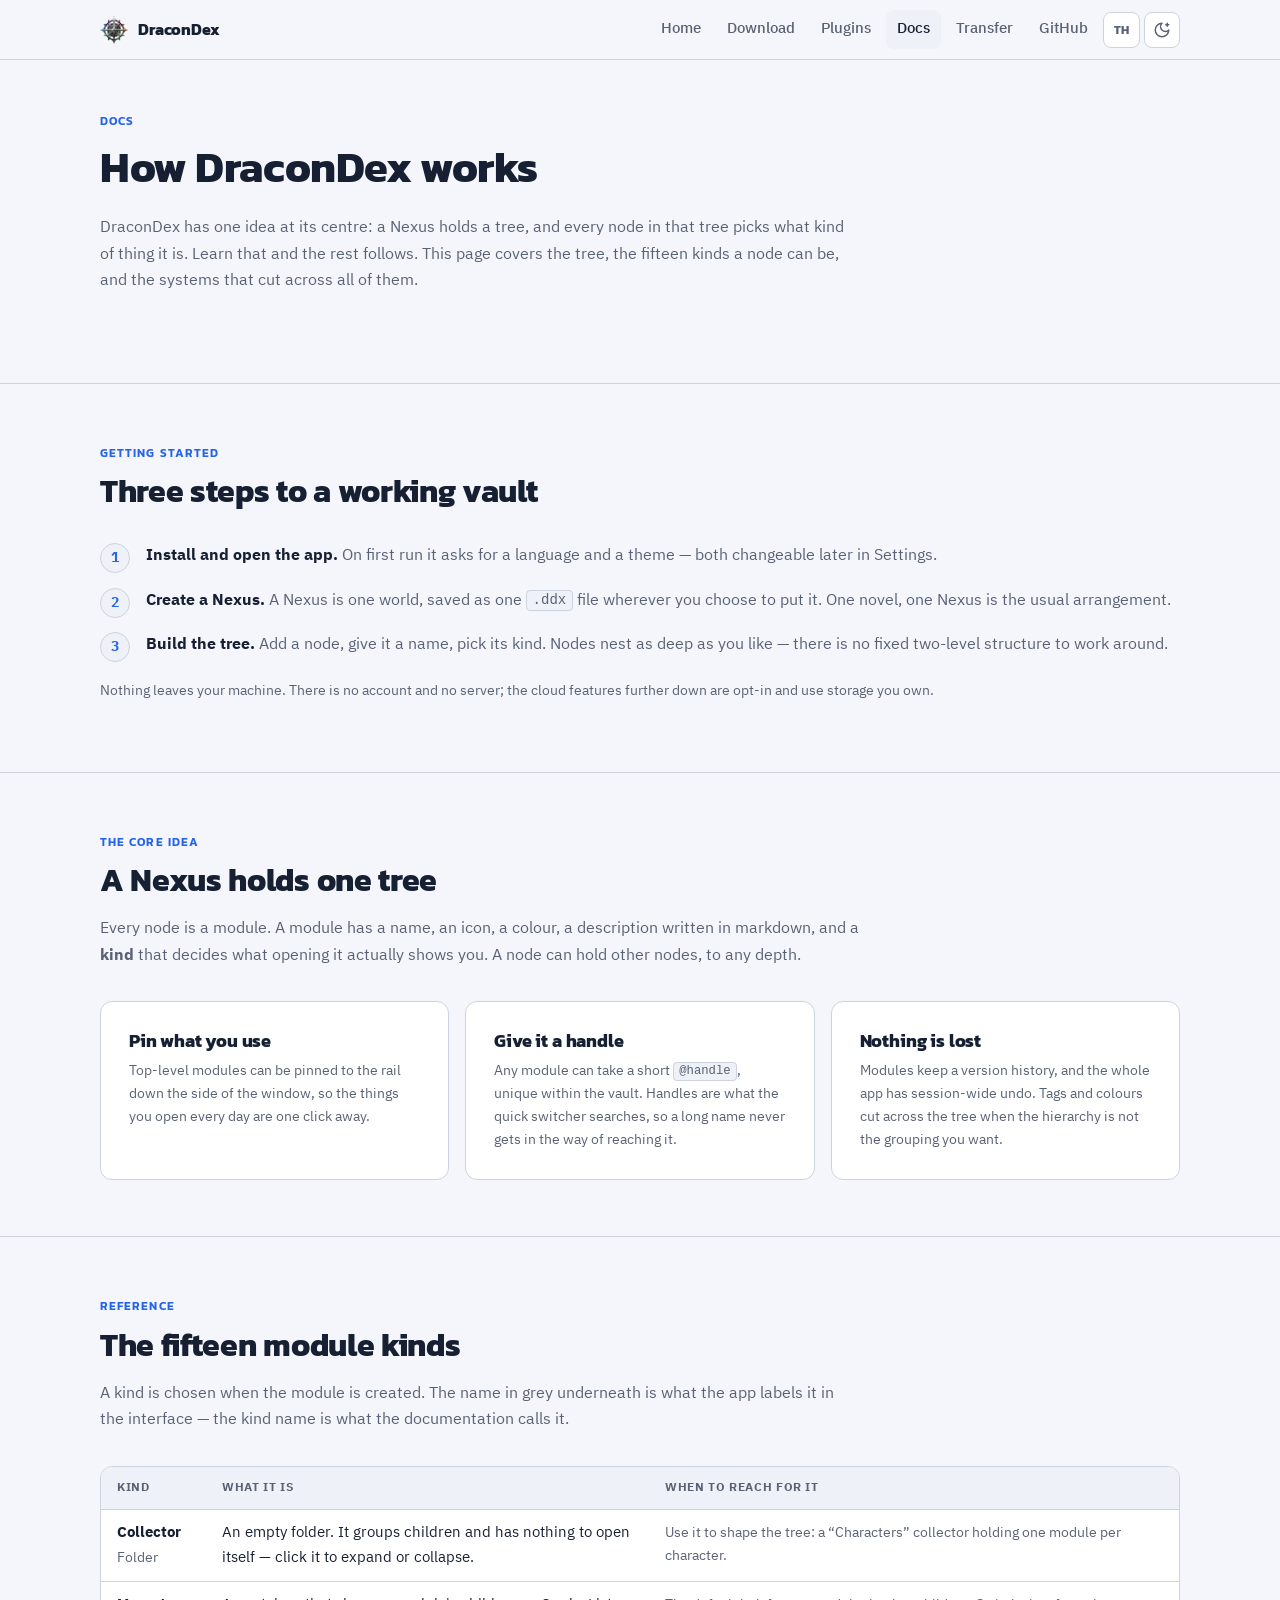
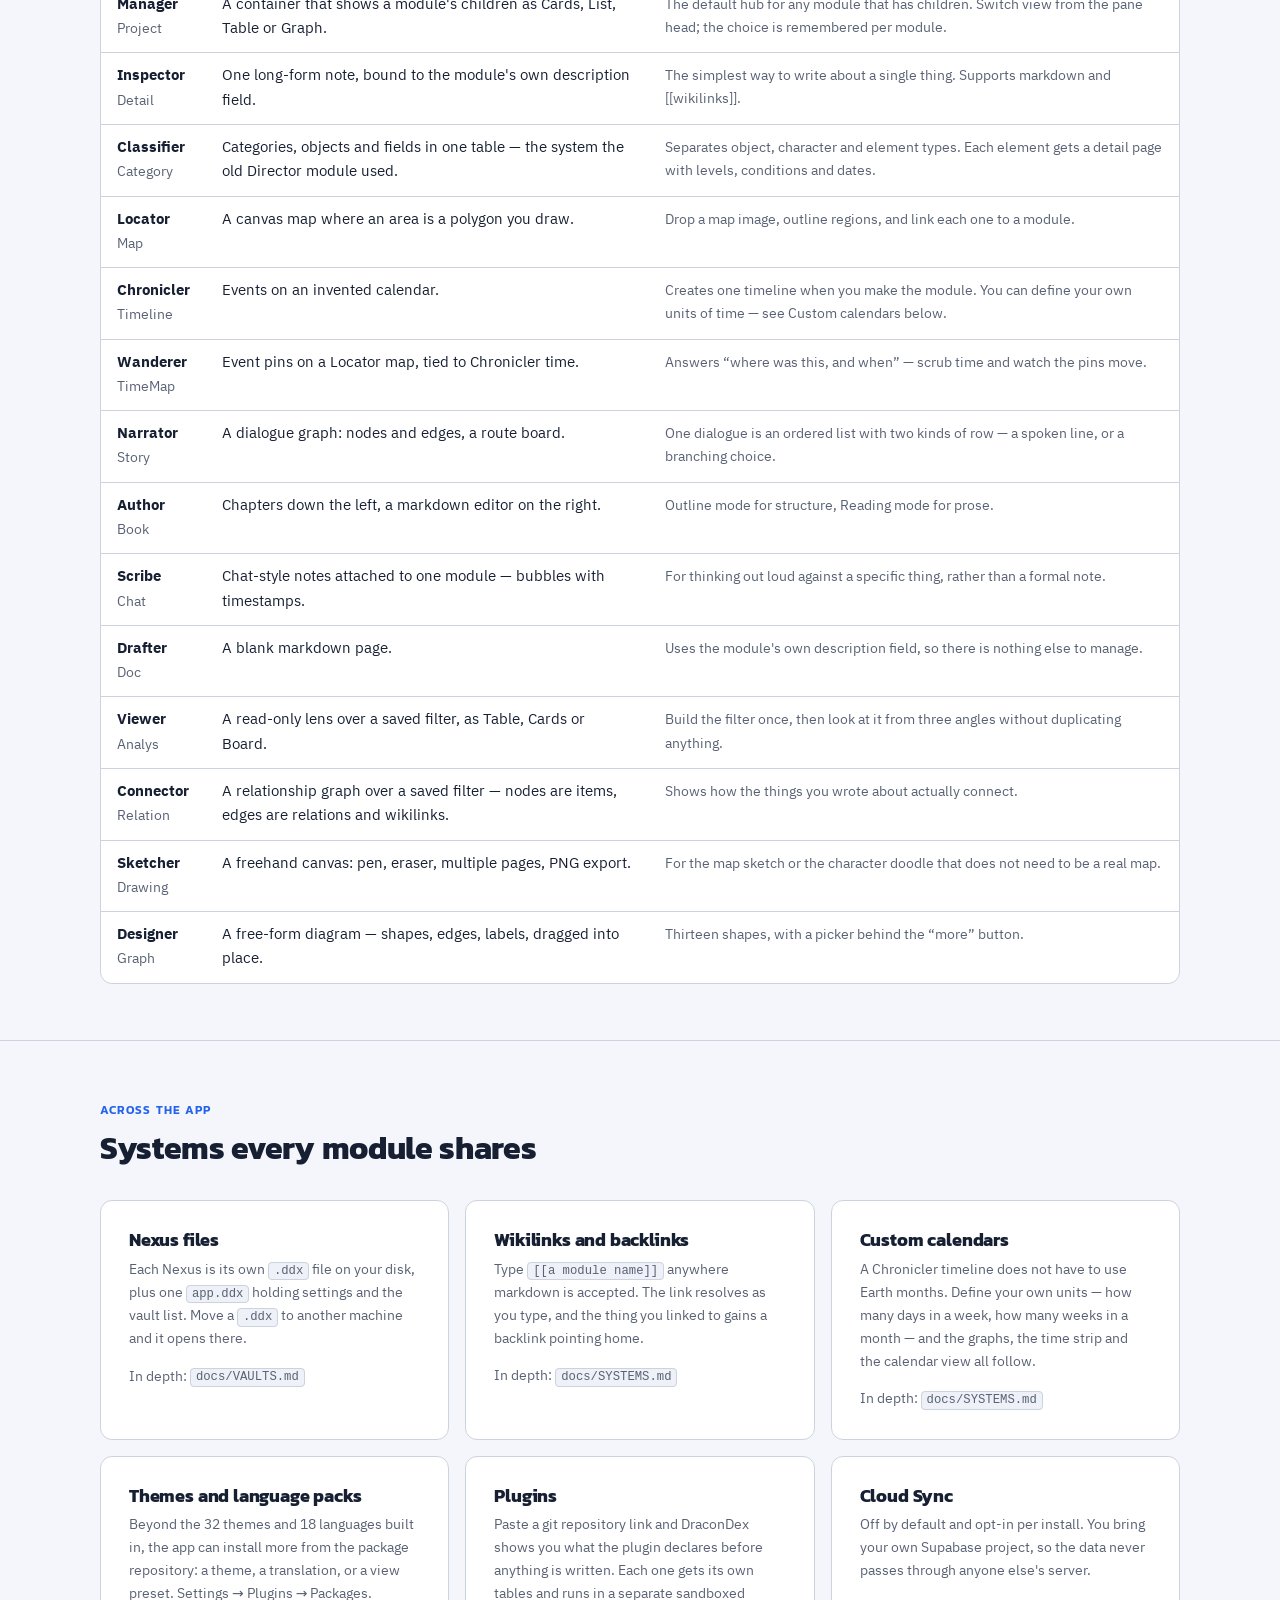
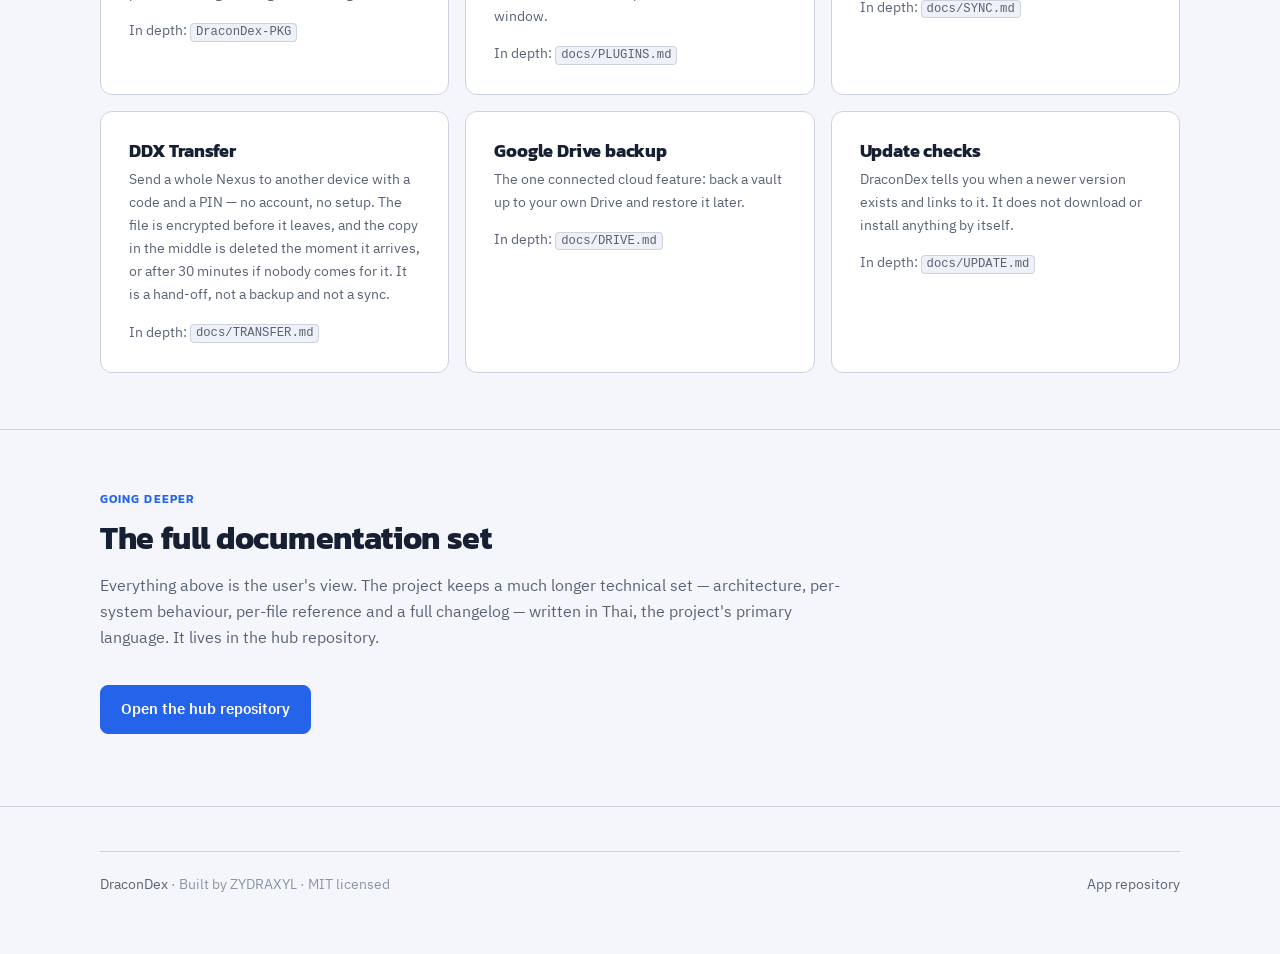
<file: docs.html>
<!doctype html>
<html lang="en">
  <head>
    <meta charset="utf-8" />
    <meta name="viewport" content="width=device-width, initial-scale=1" />
    <title data-i18n="docs.meta.title">DraconDex documentation</title>
    <meta
      name="description"
      data-i18n-attr="content:docs.meta.description"
      content="How DraconDex works — the Nexus and its module tree, what each of the fifteen module kinds is for, and the systems that cut across all of them: wikilinks, custom calendars, packages, plugins, sync, backup and updates."
    />
    <link rel="icon" href="assets/brand/DraconDex_Icon.ico" />
    <link rel="canonical" href="https://zydraxyl.github.io/DraconDex-WEB/docs.html" />
    <link rel="stylesheet" href="assets/css/site.css" />
    <script src="assets/js/icons.js"></script>
    <script src="assets/js/theme.js"></script>
    <script src="assets/js/strings.th.js"></script>
    <script src="assets/js/lang.js"></script>
  </head>
  <body>
    <a class="skip-link" href="#main" data-i18n="common.skip">Skip to content</a>

    <header class="topbar">
      <div class="wrap">
        <a class="brand" href="./">
          <img src="assets/brand/DraconDex_Color-64.png" alt="" />
          <span>DraconDex</span>
        </a>
        <nav class="nav" aria-label="Main">
          <a href="./" data-i18n="common.nav.home">Home</a>
          <a href="download.html" data-i18n="common.nav.download">Download</a>
          <a href="plugins.html" data-i18n="common.nav.plugins">Plugins</a>
          <a href="docs.html" aria-current="page" data-i18n="common.nav.docs">Docs</a>
          <a class="nav--wide" href="https://dracondex-transfer.netlify.app/" data-i18n="common.nav.transfer">Transfer</a>
          <a class="nav--wide" href="https://github.com/ZYDRAXYL/DraconDex-APP">GitHub</a>
          <button class="icon-btn lang-btn" type="button" data-lang-toggle>TH</button>
          <button class="icon-btn" type="button" data-theme-toggle>
            <svg class="icon" viewBox="0 0 24 24" fill="none" stroke="currentColor" stroke-width="2" stroke-linecap="round" stroke-linejoin="round" aria-hidden="true"><circle cx="12" cy="12" r="4"/><path d="M12 2v2"/><path d="M12 20v2"/><path d="m4.93 4.93 1.41 1.41"/><path d="m17.66 17.66 1.41 1.41"/><path d="M2 12h2"/><path d="M20 12h2"/><path d="m6.34 17.66-1.41 1.41"/><path d="m19.07 4.93-1.41 1.41"/></svg>
          </button>
        </nav>
      </div>
    </header>

    <main id="main">
      <section class="section section--plain" style="padding-top: 48px">
        <div class="wrap">
          <div class="section__head">
            <span class="eyebrow" data-i18n="common.nav.docs">Docs</span>
            <h1 style="font-size: clamp(1.9rem, 5vw, 2.7rem)" data-i18n="docs.hero.title">
              How DraconDex works
            </h1>
            <p data-i18n="docs.hero.lead">
              DraconDex has one idea at its centre: a Nexus holds a tree, and
              every node in that tree picks what kind of thing it is. Learn that
              and the rest follows. This page covers the tree, the fifteen kinds
              a node can be, and the systems that cut across all of them.
            </p>
          </div>
        </div>
      </section>

      <!-- ================================================ start -->
      <section class="section" id="start">
        <div class="wrap">
          <div class="section__head">
            <span class="eyebrow" data-i18n="docs.start.eyebrow">Getting started</span>
            <h2 data-i18n="docs.start.title">Three steps to a working vault</h2>
          </div>
          <ol class="steps">
            <li data-i18n="docs.start.step1">
              <strong>Install and open the app.</strong> On first run it asks for
              a language and a theme — both changeable later in Settings.
            </li>
            <li data-i18n="docs.start.step2">
              <strong>Create a Nexus.</strong> A Nexus is one world, saved as one
              <code>.ddx</code> file wherever you choose to put it. One novel,
              one Nexus is the usual arrangement.
            </li>
            <li data-i18n="docs.start.step3">
              <strong>Build the tree.</strong> Add a node, give it a name, pick
              its kind. Nodes nest as deep as you like — there is no fixed
              two-level structure to work around.
            </li>
          </ol>
          <p class="small muted" style="margin-top: 20px" data-i18n="docs.start.note">
            Nothing leaves your machine. There is no account and no server; the
            cloud features further down are opt-in and use storage you own.
          </p>
        </div>
      </section>

      <!-- ================================================ tree -->
      <section class="section" id="tree">
        <div class="wrap">
          <div class="section__head">
            <span class="eyebrow" data-i18n="docs.tree.eyebrow">The core idea</span>
            <h2 data-i18n="docs.tree.title">A Nexus holds one tree</h2>
            <p data-i18n="docs.tree.lead">
              Every node is a module. A module has a name, an icon, a colour, a
              description written in markdown, and a <strong>kind</strong> that
              decides what opening it actually shows you. A node can hold other
              nodes, to any depth.
            </p>
          </div>
          <div class="grid grid--3">
            <article class="card card--pad-lg">
              <h3 data-i18n="docs.tree.pin.title">Pin what you use</h3>
              <p class="muted small" data-i18n="docs.tree.pin.body">
                Top-level modules can be pinned to the rail down the side of the
                window, so the things you open every day are one click away.
              </p>
            </article>
            <article class="card card--pad-lg">
              <h3 data-i18n="docs.tree.handle.title">Give it a handle</h3>
              <p class="muted small" data-i18n="docs.tree.handle.body">
                Any module can take a short <code>@handle</code>, unique within
                the vault. Handles are what the quick switcher searches, so a
                long name never gets in the way of reaching it.
              </p>
            </article>
            <article class="card card--pad-lg">
              <h3 data-i18n="docs.tree.history.title">Nothing is lost</h3>
              <p class="muted small" data-i18n="docs.tree.history.body">
                Modules keep a version history, and the whole app has
                session-wide undo. Tags and colours cut across the tree when the
                hierarchy is not the grouping you want.
              </p>
            </article>
          </div>
        </div>
      </section>

      <!-- ================================================ kinds -->
      <section class="section" id="kinds">
        <div class="wrap">
          <div class="section__head">
            <span class="eyebrow" data-i18n="docs.kinds.eyebrow">Reference</span>
            <h2 data-i18n="docs.kinds.title">The fifteen module kinds</h2>
            <p data-i18n="docs.kinds.lead">
              A kind is chosen when the module is created. The name in grey
              underneath is what the app labels it in the interface — the kind
              name is what the documentation calls it.
            </p>
          </div>
          <div class="table-scroll">
            <table>
              <thead>
                <tr>
                  <th data-i18n="docs.kinds.th.kind">Kind</th>
                  <th data-i18n="docs.kinds.th.what">What it is</th>
                  <th data-i18n="docs.kinds.th.use">When to reach for it</th>
                </tr>
              </thead>
              <tbody>
            <tr>
              <td><strong>Collector</strong><br /><span class="small muted" data-i18n="docs.kind.collector.realname">Folder</span></td>
              <td data-i18n="docs.kind.collector.what">An empty folder. It groups children and has nothing to open itself — click it to expand or collapse.</td>
              <td class="small muted" data-i18n="docs.kind.collector.use">Use it to shape the tree: a “Characters” collector holding one module per character.</td>
            </tr>
            <tr>
              <td><strong>Manager</strong><br /><span class="small muted" data-i18n="docs.kind.manager.realname">Project</span></td>
              <td data-i18n="docs.kind.manager.what">A container that shows a module's children as Cards, List, Table or Graph.</td>
              <td class="small muted" data-i18n="docs.kind.manager.use">The default hub for any module that has children. Switch view from the pane head; the choice is remembered per module.</td>
            </tr>
            <tr>
              <td><strong>Inspector</strong><br /><span class="small muted" data-i18n="docs.kind.inspector.realname">Detail</span></td>
              <td data-i18n="docs.kind.inspector.what">One long-form note, bound to the module's own description field.</td>
              <td class="small muted" data-i18n="docs.kind.inspector.use">The simplest way to write about a single thing. Supports markdown and [[wikilinks]].</td>
            </tr>
            <tr>
              <td><strong>Classifier</strong><br /><span class="small muted" data-i18n="docs.kind.classifier.realname">Category</span></td>
              <td data-i18n="docs.kind.classifier.what">Categories, objects and fields in one table — the system the old Director module used.</td>
              <td class="small muted" data-i18n="docs.kind.classifier.use">Separates object, character and element types. Each element gets a detail page with levels, conditions and dates.</td>
            </tr>
            <tr>
              <td><strong>Locator</strong><br /><span class="small muted" data-i18n="docs.kind.locator.realname">Map</span></td>
              <td data-i18n="docs.kind.locator.what">A canvas map where an area is a polygon you draw.</td>
              <td class="small muted" data-i18n="docs.kind.locator.use">Drop a map image, outline regions, and link each one to a module.</td>
            </tr>
            <tr>
              <td><strong>Chronicler</strong><br /><span class="small muted" data-i18n="docs.kind.chronicler.realname">Timeline</span></td>
              <td data-i18n="docs.kind.chronicler.what">Events on an invented calendar.</td>
              <td class="small muted" data-i18n="docs.kind.chronicler.use">Creates one timeline when you make the module. You can define your own units of time — see Custom calendars below.</td>
            </tr>
            <tr>
              <td><strong>Wanderer</strong><br /><span class="small muted" data-i18n="docs.kind.wanderer.realname">TimeMap</span></td>
              <td data-i18n="docs.kind.wanderer.what">Event pins on a Locator map, tied to Chronicler time.</td>
              <td class="small muted" data-i18n="docs.kind.wanderer.use">Answers “where was this, and when” — scrub time and watch the pins move.</td>
            </tr>
            <tr>
              <td><strong>Narrator</strong><br /><span class="small muted" data-i18n="docs.kind.narrator.realname">Story</span></td>
              <td data-i18n="docs.kind.narrator.what">A dialogue graph: nodes and edges, a route board.</td>
              <td class="small muted" data-i18n="docs.kind.narrator.use">One dialogue is an ordered list with two kinds of row — a spoken line, or a branching choice.</td>
            </tr>
            <tr>
              <td><strong>Author</strong><br /><span class="small muted" data-i18n="docs.kind.author.realname">Book</span></td>
              <td data-i18n="docs.kind.author.what">Chapters down the left, a markdown editor on the right.</td>
              <td class="small muted" data-i18n="docs.kind.author.use">Outline mode for structure, Reading mode for prose.</td>
            </tr>
            <tr>
              <td><strong>Scribe</strong><br /><span class="small muted" data-i18n="docs.kind.scribe.realname">Chat</span></td>
              <td data-i18n="docs.kind.scribe.what">Chat-style notes attached to one module — bubbles with timestamps.</td>
              <td class="small muted" data-i18n="docs.kind.scribe.use">For thinking out loud against a specific thing, rather than a formal note.</td>
            </tr>
            <tr>
              <td><strong>Drafter</strong><br /><span class="small muted" data-i18n="docs.kind.drafter.realname">Doc</span></td>
              <td data-i18n="docs.kind.drafter.what">A blank markdown page.</td>
              <td class="small muted" data-i18n="docs.kind.drafter.use">Uses the module's own description field, so there is nothing else to manage.</td>
            </tr>
            <tr>
              <td><strong>Viewer</strong><br /><span class="small muted" data-i18n="docs.kind.viewer.realname">Analys</span></td>
              <td data-i18n="docs.kind.viewer.what">A read-only lens over a saved filter, as Table, Cards or Board.</td>
              <td class="small muted" data-i18n="docs.kind.viewer.use">Build the filter once, then look at it from three angles without duplicating anything.</td>
            </tr>
            <tr>
              <td><strong>Connector</strong><br /><span class="small muted" data-i18n="docs.kind.connector.realname">Relation</span></td>
              <td data-i18n="docs.kind.connector.what">A relationship graph over a saved filter — nodes are items, edges are relations and wikilinks.</td>
              <td class="small muted" data-i18n="docs.kind.connector.use">Shows how the things you wrote about actually connect.</td>
            </tr>
            <tr>
              <td><strong>Sketcher</strong><br /><span class="small muted" data-i18n="docs.kind.sketcher.realname">Drawing</span></td>
              <td data-i18n="docs.kind.sketcher.what">A freehand canvas: pen, eraser, multiple pages, PNG export.</td>
              <td class="small muted" data-i18n="docs.kind.sketcher.use">For the map sketch or the character doodle that does not need to be a real map.</td>
            </tr>
            <tr>
              <td><strong>Designer</strong><br /><span class="small muted" data-i18n="docs.kind.designer.realname">Graph</span></td>
              <td data-i18n="docs.kind.designer.what">A free-form diagram — shapes, edges, labels, dragged into place.</td>
              <td class="small muted" data-i18n="docs.kind.designer.use">Thirteen shapes, with a picker behind the “more” button.</td>
            </tr>
              </tbody>
            </table>
          </div>
        </div>
      </section>

      <!-- ================================================ systems -->
      <section class="section" id="systems">
        <div class="wrap">
          <div class="section__head">
            <span class="eyebrow" data-i18n="docs.sys.eyebrow">Across the app</span>
            <h2 data-i18n="docs.sys.title">Systems every module shares</h2>
          </div>
          <div class="grid grid--2">
            <article class="card card--pad-lg">
              <h3 data-i18n="docs.sys.vaults.title">Nexus files</h3>
              <p class="muted small" data-i18n="docs.sys.vaults.body">Each Nexus is its own <code>.ddx</code> file on your disk, plus one <code>app.ddx</code> holding settings and the vault list. Move a <code>.ddx</code> to another machine and it opens there.</p>
              <p class="small muted"><span data-i18n="docs.sys.more">In depth</span>: <code>docs/VAULTS.md</code></p>
            </article>
            <article class="card card--pad-lg">
              <h3 data-i18n="docs.sys.wikilinks.title">Wikilinks and backlinks</h3>
              <p class="muted small" data-i18n="docs.sys.wikilinks.body">Type <code>[[a module name]]</code> anywhere markdown is accepted. The link resolves as you type, and the thing you linked to gains a backlink pointing home.</p>
              <p class="small muted"><span data-i18n="docs.sys.more">In depth</span>: <code>docs/SYSTEMS.md</code></p>
            </article>
            <article class="card card--pad-lg">
              <h3 data-i18n="docs.sys.calendars.title">Custom calendars</h3>
              <p class="muted small" data-i18n="docs.sys.calendars.body">A Chronicler timeline does not have to use Earth months. Define your own units — how many days in a week, how many weeks in a month — and the graphs, the time strip and the calendar view all follow.</p>
              <p class="small muted"><span data-i18n="docs.sys.more">In depth</span>: <code>docs/SYSTEMS.md</code></p>
            </article>
            <article class="card card--pad-lg">
              <h3 data-i18n="docs.sys.packages.title">Themes and language packs</h3>
              <p class="muted small" data-i18n="docs.sys.packages.body">Beyond the 32 themes and 18 languages built in, the app can install more from the package repository: a theme, a translation, or a view preset. Settings → Plugins → Packages.</p>
              <p class="small muted"><span data-i18n="docs.sys.more">In depth</span>: <code>DraconDex-PKG</code></p>
            </article>
            <article class="card card--pad-lg">
              <h3 data-i18n="docs.sys.plugins.title">Plugins</h3>
              <p class="muted small" data-i18n="docs.sys.plugins.body">Paste a git repository link and DraconDex shows you what the plugin declares before anything is written. Each one gets its own tables and runs in a separate sandboxed window.</p>
              <p class="small muted"><span data-i18n="docs.sys.more">In depth</span>: <code>docs/PLUGINS.md</code></p>
            </article>
            <article class="card card--pad-lg">
              <h3 data-i18n="docs.sys.sync.title">Cloud Sync</h3>
              <p class="muted small" data-i18n="docs.sys.sync.body">Off by default and opt-in per install. You bring your own Supabase project, so the data never passes through anyone else's server.</p>
              <p class="small muted"><span data-i18n="docs.sys.more">In depth</span>: <code>docs/SYNC.md</code></p>
            </article>
            <article class="card card--pad-lg">
              <h3 data-i18n="docs.sys.transfer.title">DDX Transfer</h3>
              <p class="muted small" data-i18n="docs.sys.transfer.body">Send a whole Nexus to another device with a code and a PIN — no account, no setup. The file is encrypted before it leaves, and the copy in the middle is deleted the moment it arrives, or after 30 minutes if nobody comes for it. It is a hand-off, not a backup and not a sync.</p>
              <p class="small muted"><span data-i18n="docs.sys.more">In depth</span>: <code>docs/TRANSFER.md</code></p>
            </article>
            <article class="card card--pad-lg">
              <h3 data-i18n="docs.sys.drive.title">Google Drive backup</h3>
              <p class="muted small" data-i18n="docs.sys.drive.body">The one connected cloud feature: back a vault up to your own Drive and restore it later.</p>
              <p class="small muted"><span data-i18n="docs.sys.more">In depth</span>: <code>docs/DRIVE.md</code></p>
            </article>
            <article class="card card--pad-lg">
              <h3 data-i18n="docs.sys.update.title">Update checks</h3>
              <p class="muted small" data-i18n="docs.sys.update.body">DraconDex tells you when a newer version exists and links to it. It does not download or install anything by itself.</p>
              <p class="small muted"><span data-i18n="docs.sys.more">In depth</span>: <code>docs/UPDATE.md</code></p>
            </article>
          </div>
        </div>
      </section>

      <!-- ================================================ deeper -->
      <section class="section" id="deeper">
        <div class="wrap">
          <div class="section__head">
            <span class="eyebrow" data-i18n="docs.deeper.eyebrow">Going deeper</span>
            <h2 data-i18n="docs.deeper.title">The full documentation set</h2>
            <p data-i18n="docs.deeper.lead">
              Everything above is the user's view. The project keeps a much
              longer technical set — architecture, per-system behaviour,
              per-file reference and a full changelog — written in Thai, the
              project's primary language. It lives in the hub repository.
            </p>
          </div>
          <p>
            <a class="btn btn--primary" href="https://github.com/ZYDRAXYL/DraconDex-APP" data-i18n="docs.deeper.link">
              Open the hub repository
            </a>
          </p>
        </div>
      </section>
    </main>

    <footer class="footer">
      <div class="wrap">
        <div class="footer__bottom">
          <span>
            <a href="./">DraconDex</a> · <span data-i18n="common.footer.built">Built by ZYDRAXYL · MIT licensed</span>
          </span>
          <span>
            <a href="https://github.com/ZYDRAXYL/DraconDex-APP" data-i18n="common.footer.apprepo">App repository</a>
          </span>
        </div>
      </div>
    </footer>
  </body>
</html>
</file>
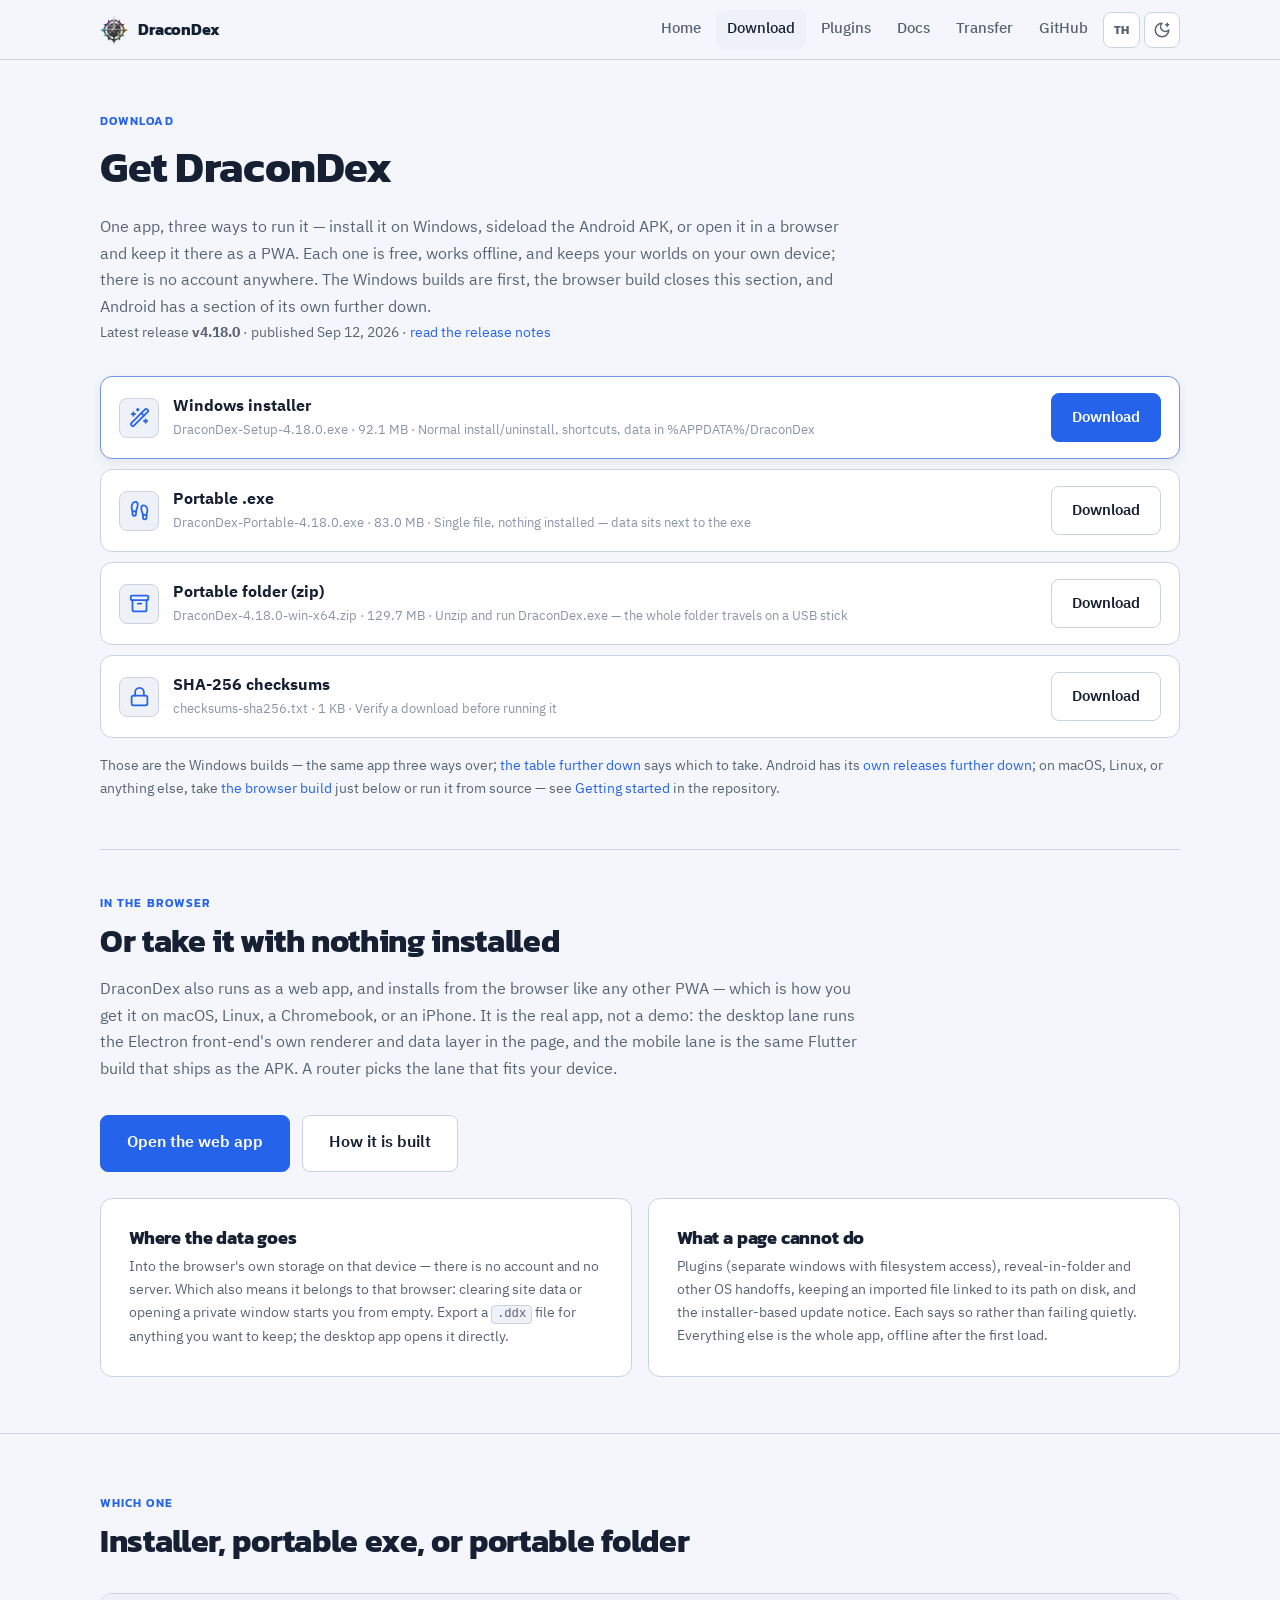
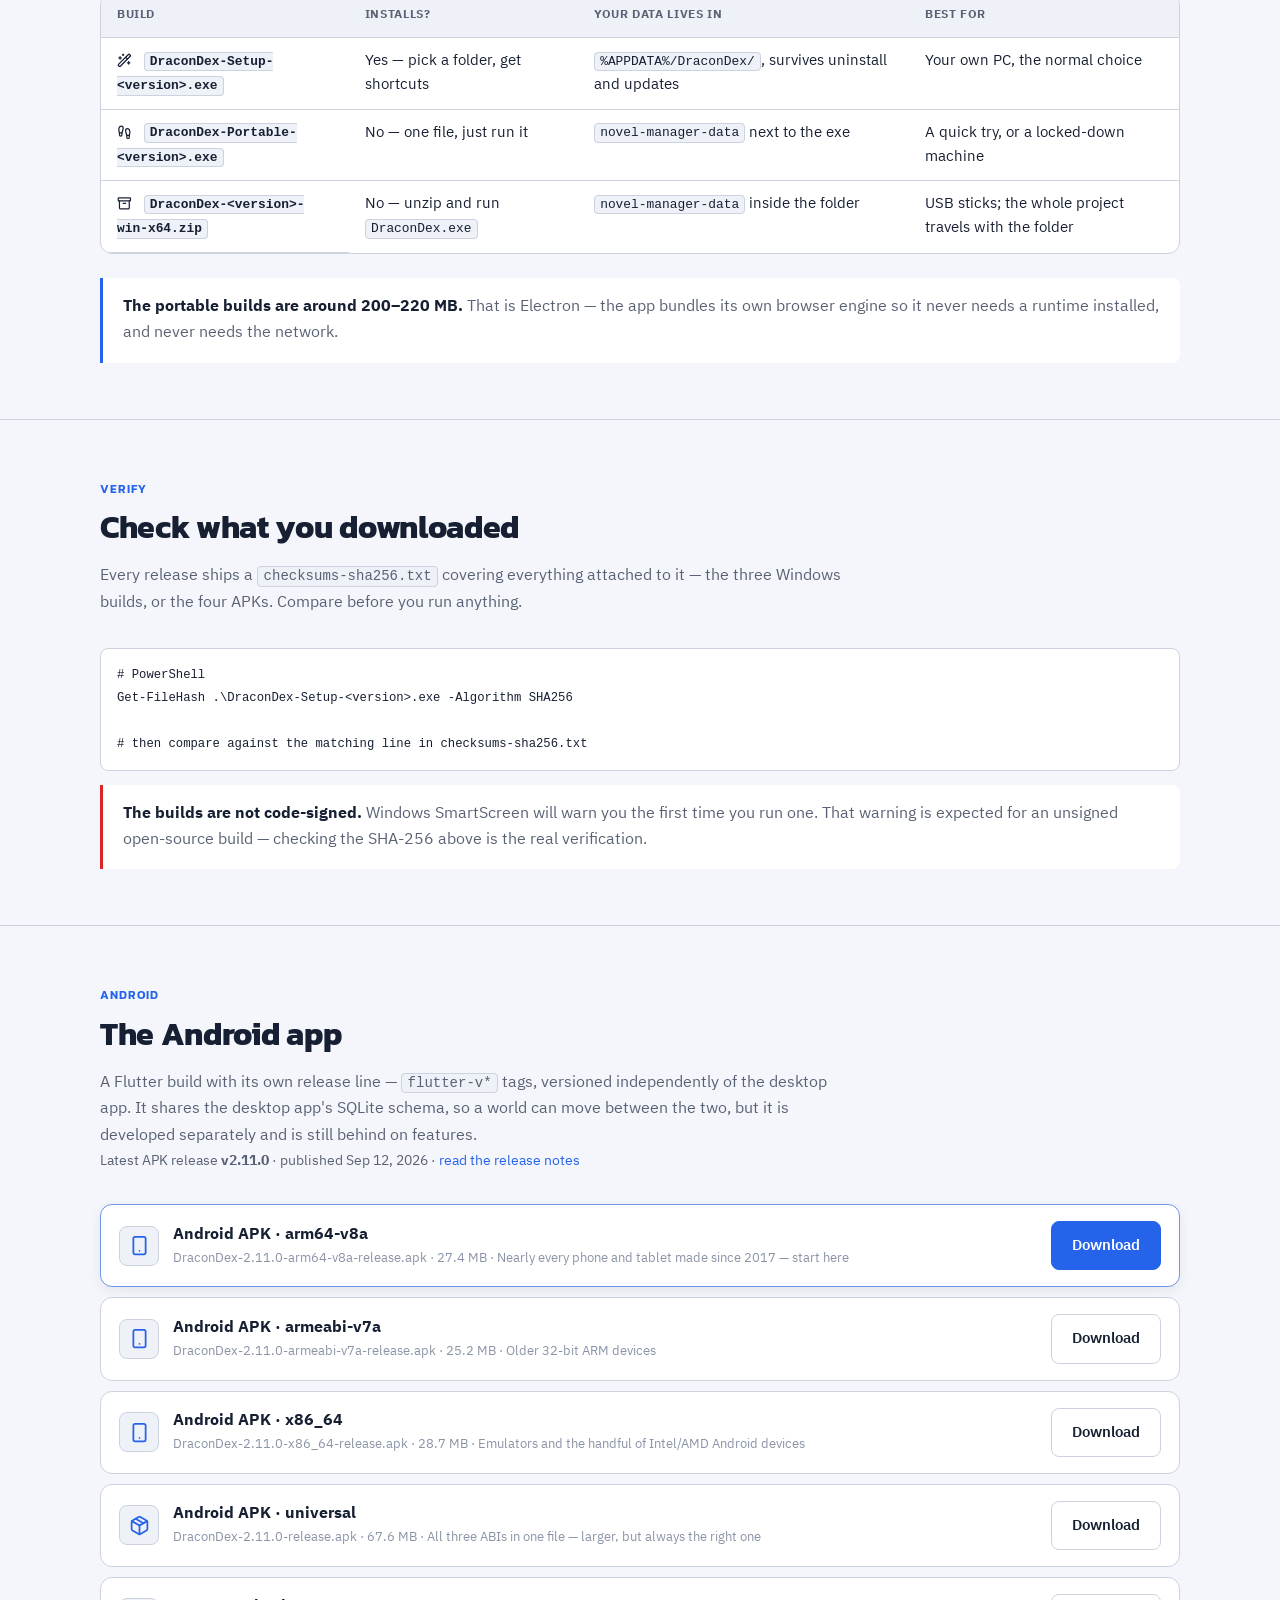
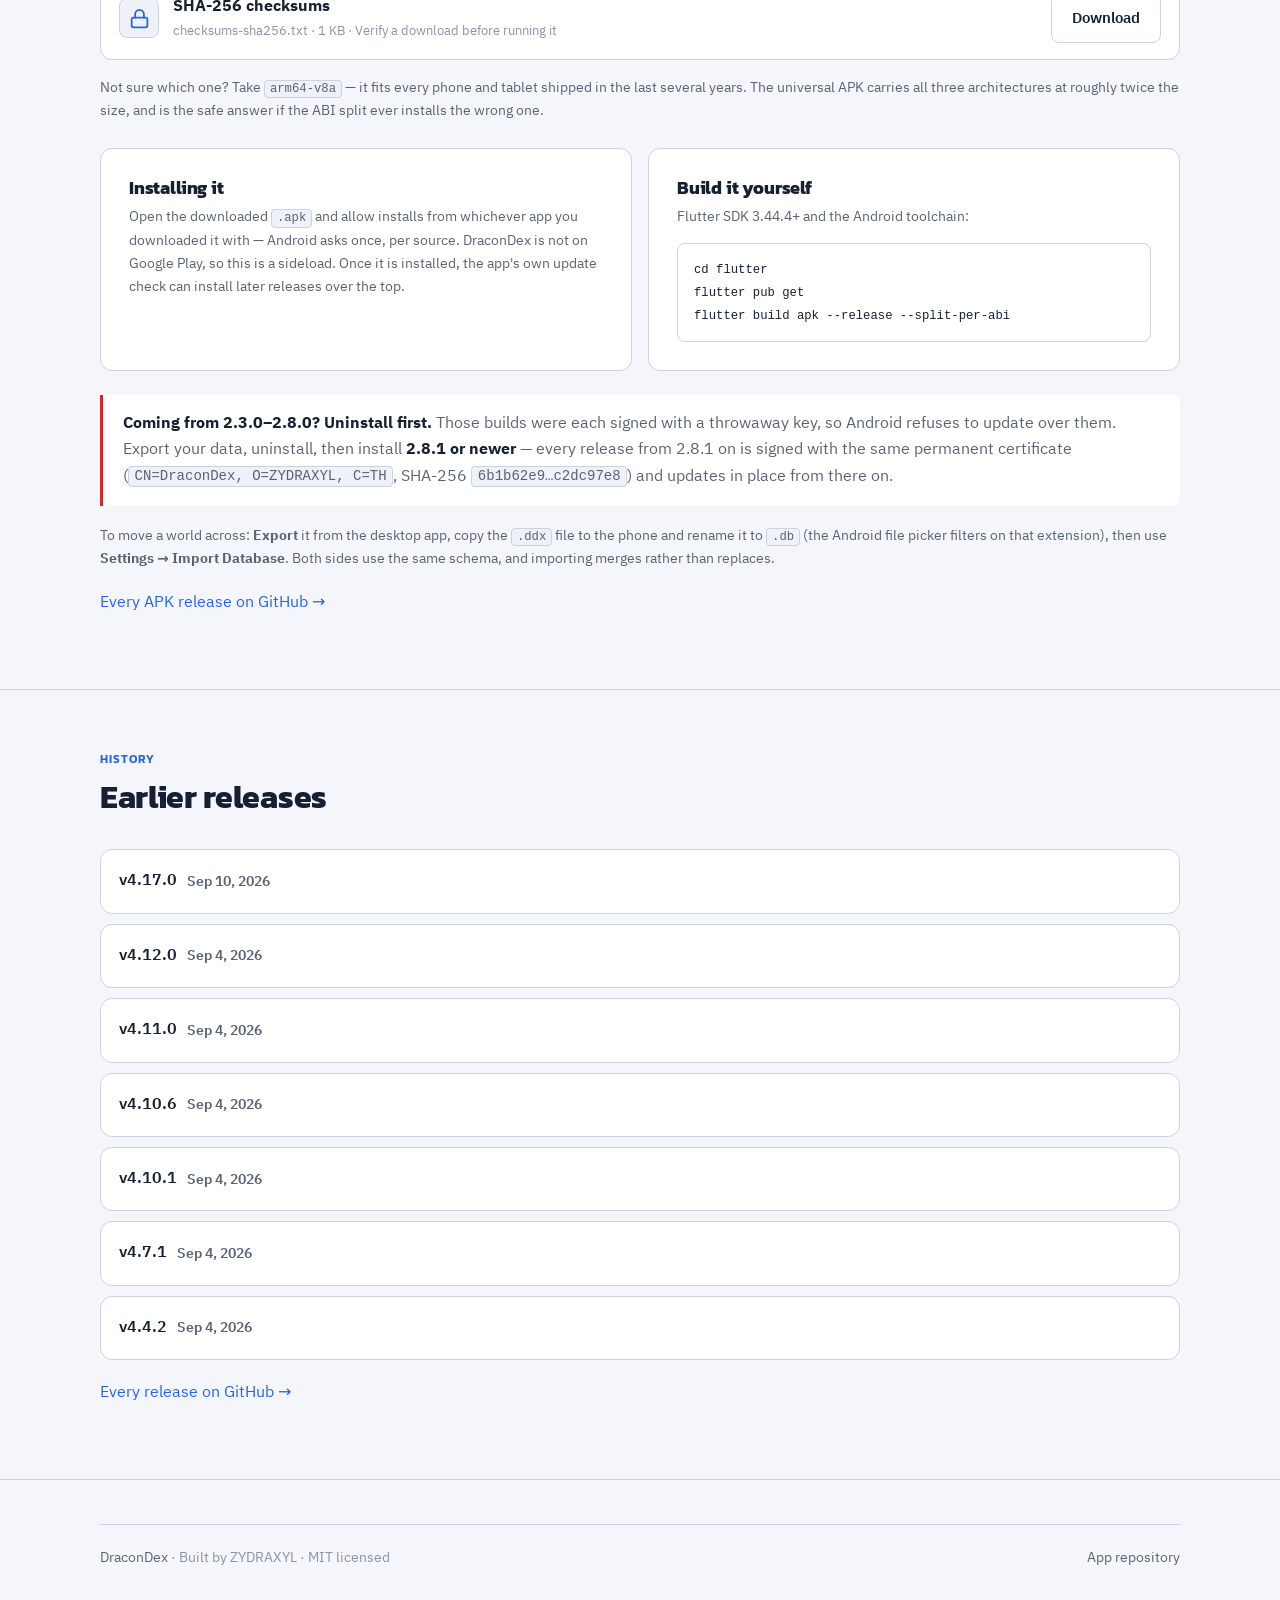
<file: download.html>
<!doctype html>
<html lang="en">
  <head>
    <meta charset="utf-8" />
    <meta name="viewport" content="width=device-width, initial-scale=1" />
    <title data-i18n="dl.meta.title">Download DraconDex</title>
    <meta
      name="description"
      data-i18n-attr="content:dl.meta.description"
      content="Download DraconDex — Windows installer or portable build, the signed Android APK, or run it straight in the browser. Every release, with SHA-256 checksums."
    />
    <link rel="icon" href="assets/brand/DraconDex_Icon.ico" />
    <link rel="canonical" href="https://zydraxyl.github.io/DraconDex-WEB/download.html" />
    <link rel="stylesheet" href="assets/css/site.css" />
    <script src="assets/js/icons.js"></script>
    <script src="assets/js/theme.js"></script>
    <script src="assets/js/strings.th.js"></script>
    <script src="assets/js/lang.js"></script>
  </head>
  <body>
    <a class="skip-link" href="#main" data-i18n="common.skip">Skip to content</a>

    <header class="topbar">
      <div class="wrap">
        <a class="brand" href="./">
          <img src="assets/brand/DraconDex_Color-64.png" alt="" />
          <span>DraconDex</span>
        </a>
        <nav class="nav" aria-label="Main">
          <a href="./" data-i18n="common.nav.home">Home</a>
          <a href="download.html" aria-current="page" data-i18n="common.nav.download">Download</a>
          <a href="plugins.html" data-i18n="common.nav.plugins">Plugins</a>
          <a href="docs.html" data-i18n="common.nav.docs">Docs</a>
          <a class="nav--wide" href="https://dracondex-transfer.netlify.app/" data-i18n="common.nav.transfer">Transfer</a>
          <a class="nav--wide" href="https://github.com/ZYDRAXYL/DraconDex-APP">GitHub</a>
          <button class="icon-btn lang-btn" type="button" data-lang-toggle>TH</button>
          <button class="icon-btn" type="button" data-theme-toggle>
            <svg class="icon" viewBox="0 0 24 24" fill="none" stroke="currentColor" stroke-width="2" stroke-linecap="round" stroke-linejoin="round" aria-hidden="true"><circle cx="12" cy="12" r="4"/><path d="M12 2v2"/><path d="M12 20v2"/><path d="m4.93 4.93 1.41 1.41"/><path d="m17.66 17.66 1.41 1.41"/><path d="M2 12h2"/><path d="M20 12h2"/><path d="m6.34 17.66-1.41 1.41"/><path d="m19.07 4.93-1.41 1.41"/></svg>
          </button>
        </nav>
      </div>
    </header>

    <main id="main">
      <section class="section section--plain" style="padding-top: 48px">
        <div class="wrap">
          <div class="section__head">
            <span class="eyebrow" data-i18n="dl.hero.eyebrow">Download</span>
            <h1 style="font-size: clamp(1.9rem, 5vw, 2.7rem)" data-i18n="dl.hero.title">
              Get DraconDex
            </h1>
            <p data-i18n="dl.hero.lead">
              One app, three ways to run it — install it on Windows, sideload
              the Android APK, or open it in a browser and keep it there as a
              PWA. Each one is free, works offline, and keeps your worlds on
              your own device; there is no account anywhere. The Windows builds
              are first, the browser build closes this section, and Android has
              a section of its own further down.
            </p>
            <p class="small" data-latest-meta hidden>
              <span data-i18n="dl.hero.meta.latestRelease">Latest release</span> <strong data-latest-version></strong> ·
              <span data-i18n="dl.hero.meta.published">published</span> <span data-latest-date></span> ·
              <a
                href="https://github.com/ZYDRAXYL/DraconDex-WEB/releases"
                data-latest-notes
                data-i18n="dl.hero.meta.notes"
                >read the release notes</a
              >
            </p>
          </div>

          <div data-latest-assets>
            <p class="is-loading" data-i18n="dl.hero.loading">Loading the latest release from GitHub…</p>
            <noscript>
              <p class="muted">
                This list is built from the GitHub API in your browser. With
                JavaScript off, go straight to the
                <a href="https://github.com/ZYDRAXYL/DraconDex-WEB/releases"
                  >releases page</a
                >.
              </p>
            </noscript>
          </div>

          <p class="small muted" style="margin-top: 16px" data-i18n="dl.hero.assetsNote">
            Those are the Windows builds — the same app three ways over;
            <a href="#which">the table further down</a> says which to take.
            Android has its
            <a href="#android">own releases further down</a>; on macOS, Linux,
            or anything else, take <a href="#web">the browser build</a> just
            below or run it from source — see
            <a href="https://github.com/ZYDRAXYL/DraconDex-APP#getting-started-desktop--dev"
              >Getting started</a
            >
            in the repository.
          </p>

          <!-- The browser build lives in this same Download block rather than
               in a section of its own: it is a third way to get the app, not a
               separate topic, and on a phone or a Mac it is the answer the
               Windows list above cannot give. -->
          <div class="subsection" id="web">
            <div class="section__head">
              <span class="eyebrow" data-i18n="dl.web.eyebrow">In the browser</span>
              <h2 data-i18n="dl.web.title">Or take it with nothing installed</h2>
              <p data-i18n="dl.web.lead">
                DraconDex also runs as a web app, and installs from the browser
                like any other PWA — which is how you get it on macOS, Linux, a
                Chromebook, or an iPhone. It is the real app, not a demo: the
                desktop lane runs the Electron front-end's own renderer and data
                layer in the page, and the mobile lane is the same Flutter build
                that ships as the APK. A router picks the lane that fits your
                device.
              </p>
            </div>

            <div class="btn-row">
              <a class="btn btn--primary btn--lg" href="https://zydraxyl.github.io/DraconDex-PWA/"
                data-i18n="dl.web.cta"
                >Open the web app</a
              >
              <a class="btn btn--lg" href="https://github.com/ZYDRAXYL/DraconDex-PWA"
                data-i18n="dl.web.source"
                >How it is built</a
              >
            </div>

            <div class="grid grid--2" style="margin-top: 26px">
              <article class="card card--pad-lg">
                <h3 data-i18n="dl.web.data.title">Where the data goes</h3>
                <p class="muted small" data-i18n="dl.web.data.body">
                  Into the browser's own storage on that device — there is no
                  account and no server. Which also means it belongs to that
                  browser: clearing site data or opening a private window starts
                  you from empty. Export a <code>.ddx</code> file for anything you
                  want to keep; the desktop app opens it directly.
                </p>
              </article>
              <article class="card card--pad-lg">
                <h3 data-i18n="dl.web.limits.title">What a page cannot do</h3>
                <p class="muted small" data-i18n="dl.web.limits.body">
                  Plugins (separate windows with filesystem access), reveal-in-folder
                  and other OS handoffs, keeping an imported file linked to its
                  path on disk, and the installer-based update notice. Each says so
                  rather than failing quietly. Everything else is the whole app,
                  offline after the first load.
                </p>
              </article>
            </div>
          </div>
        </div>
      </section>

      <!-- ================================================ which one -->
      <section class="section" id="which">
        <div class="wrap">
          <div class="section__head">
            <span class="eyebrow" data-i18n="dl.which.eyebrow">Which one</span>
            <h2 data-i18n="dl.which.title">Installer, portable exe, or portable folder</h2>
          </div>

          <div class="table-scroll">
            <table>
              <thead>
                <tr>
                  <th scope="col" data-i18n="dl.which.th.build">Build</th>
                  <th scope="col" data-i18n="dl.which.th.installs">Installs?</th>
                  <th scope="col" data-i18n="dl.which.th.datalives">Your data lives in</th>
                  <th scope="col" data-i18n="dl.which.th.bestfor">Best for</th>
                </tr>
              </thead>
              <tbody>
                <tr>
                  <th scope="row" class="h-icon">
                    <svg class="icon" viewBox="0 0 24 24" fill="none" stroke="currentColor" stroke-width="2" stroke-linecap="round" stroke-linejoin="round" aria-hidden="true"><path d="m21.64 3.64-1.28-1.28a1.21 1.21 0 0 0-1.72 0L2.36 18.64a1.21 1.21 0 0 0 0 1.72l1.28 1.28a1.2 1.2 0 0 0 1.72 0L21.64 5.36a1.2 1.2 0 0 0 0-1.72"/><path d="m14 7 3 3"/><path d="M5 6v4"/><path d="M19 14v4"/><path d="M10 2v2"/><path d="M7 8H3"/><path d="M21 16h-4"/><path d="M11 3H9"/></svg>
                    <code>DraconDex-Setup-&lt;version&gt;.exe</code>
                  </th>
                  <td data-i18n="dl.which.row1.installs">Yes — pick a folder, get shortcuts</td>
                  <td data-i18n="dl.which.row1.datalives"><code>%APPDATA%/DraconDex/</code>, survives uninstall and updates</td>
                  <td data-i18n="dl.which.row1.bestfor">Your own PC, the normal choice</td>
                </tr>
                <tr>
                  <th scope="row" class="h-icon">
                    <svg class="icon" viewBox="0 0 24 24" fill="none" stroke="currentColor" stroke-width="2" stroke-linecap="round" stroke-linejoin="round" aria-hidden="true"><path d="M4 16v-2.38C4 11.5 2.97 10.5 3 8c.03-2.72 1.49-6 4.5-6C9.37 2 10 3.8 10 5.5c0 3.11-2 5.66-2 8.68V16a2 2 0 1 1-4 0Z"/><path d="M20 20v-2.38c0-2.12 1.03-3.12 1-5.62-.03-2.72-1.49-6-4.5-6C14.63 6 14 7.8 14 9.5c0 3.11 2 5.66 2 8.68V20a2 2 0 1 0 4 0Z"/><path d="M16 17h4"/><path d="M4 13h4"/></svg>
                    <code>DraconDex-Portable-&lt;version&gt;.exe</code>
                  </th>
                  <td data-i18n="dl.which.row2.installs">No — one file, just run it</td>
                  <td data-i18n="dl.which.row2.datalives"><code>novel-manager-data</code> next to the exe</td>
                  <td data-i18n="dl.which.row2.bestfor">A quick try, or a locked-down machine</td>
                </tr>
                <tr>
                  <th scope="row" class="h-icon">
                    <svg class="icon" viewBox="0 0 24 24" fill="none" stroke="currentColor" stroke-width="2" stroke-linecap="round" stroke-linejoin="round" aria-hidden="true"><rect width="20" height="5" x="2" y="3" rx="1"/><path d="M4 8v11a2 2 0 0 0 2 2h12a2 2 0 0 0 2-2V8"/><path d="M10 12h4"/></svg>
                    <code>DraconDex-&lt;version&gt;-win-x64.zip</code>
                  </th>
                  <td data-i18n="dl.which.row3.installs">No — unzip and run <code>DraconDex.exe</code></td>
                  <td data-i18n="dl.which.row3.datalives"><code>novel-manager-data</code> inside the folder</td>
                  <td data-i18n="dl.which.row3.bestfor">USB sticks; the whole project travels with the folder</td>
                </tr>
              </tbody>
            </table>
          </div>

          <div class="callout" style="margin-top: 24px" data-i18n="dl.which.callout">
            <strong>The portable builds are around 200–220 MB.</strong> That is
            Electron — the app bundles its own browser engine so it never needs
            a runtime installed, and never needs the network.
          </div>
        </div>
      </section>

      <!-- ================================================ verify -->
      <section class="section" id="verify">
        <div class="wrap">
          <div class="section__head">
            <span class="eyebrow" data-i18n="dl.verify.eyebrow">Verify</span>
            <h2 data-i18n="dl.verify.title">Check what you downloaded</h2>
            <p data-i18n="dl.verify.lead">
              Every release ships a <code>checksums-sha256.txt</code> covering
              everything attached to it — the three Windows builds, or the four
              APKs. Compare before you run anything.
            </p>
          </div>
          <pre><code># PowerShell
Get-FileHash .\DraconDex-Setup-&lt;version&gt;.exe -Algorithm SHA256

# then compare against the matching line in checksums-sha256.txt</code></pre>
          <div class="callout callout--warn" data-i18n="dl.verify.callout">
            <strong>The builds are not code-signed.</strong> Windows SmartScreen
            will warn you the first time you run one. That warning is expected
            for an unsigned open-source build — checking the SHA-256 above is
            the real verification.
          </div>
        </div>
      </section>

      <!-- ================================================ android -->
      <section class="section" id="android">
        <div class="wrap">
          <div class="section__head">
            <span class="eyebrow">Android</span>
            <h2 data-i18n="dl.android.title">The Android app</h2>
            <p data-i18n="dl.android.lead">
              A Flutter build with its own release line — <code>flutter-v*</code>
              tags, versioned independently of the desktop app. It shares the
              desktop app's SQLite schema, so a world can move between the two,
              but it is developed separately and is still behind on features.
            </p>
            <p class="small" data-apk-meta hidden>
              <span data-i18n="dl.android.meta.latest">Latest APK release</span>
              <strong data-apk-version></strong> ·
              <span data-i18n="dl.android.meta.published">published</span>
              <span data-apk-date></span> ·
              <a
                href="https://github.com/ZYDRAXYL/DraconDex-WEB/releases"
                data-apk-notes
                data-i18n="dl.android.meta.notes"
                >read the release notes</a
              >
            </p>
          </div>

          <div data-apk-assets>
            <p class="is-loading" data-i18n="dl.android.loading">Loading the latest APK release from GitHub…</p>
            <noscript>
              <p class="muted">
                This list is built from the GitHub API in your browser. With
                JavaScript off, the APKs are attached to every
                <a href="https://github.com/ZYDRAXYL/DraconDex-WEB/releases"
                  ><code>flutter-v*</code> release</a
                >.
              </p>
            </noscript>
          </div>

          <p class="small muted" style="margin-top: 16px" data-i18n="dl.android.which">
            Not sure which one? Take <code>arm64-v8a</code> — it fits every
            phone and tablet shipped in the last several years. The universal
            APK carries all three architectures at roughly twice the size, and
            is the safe answer if the ABI split ever installs the wrong one.
          </p>

          <div class="grid grid--2" style="margin-top: 26px">
            <article class="card card--pad-lg">
              <h3 data-i18n="dl.android.install.title">Installing it</h3>
              <p class="muted small" data-i18n="dl.android.install.body">
                Open the downloaded <code>.apk</code> and allow installs from
                whichever app you downloaded it with — Android asks once, per
                source. DraconDex is not on Google Play, so this is a sideload.
                Once it is installed, the app's own update check can install
                later releases over the top.
              </p>
            </article>
            <article class="card card--pad-lg">
              <h3 data-i18n="dl.android.build.title">Build it yourself</h3>
              <p class="muted small" data-i18n="dl.android.build.body">
                Flutter SDK 3.44.4+ and the Android toolchain:
              </p>
              <pre style="margin-bottom: 0"><code>cd flutter
flutter pub get
flutter build apk --release --split-per-abi</code></pre>
            </article>
          </div>

          <div class="callout callout--warn" style="margin-top: 24px" data-i18n="dl.android.signing">
            <strong>Coming from 2.3.0–2.8.0? Uninstall first.</strong> Those
            builds were each signed with a throwaway key, so Android refuses to
            update over them. Export your data, uninstall, then install
            <strong>2.8.1 or newer</strong> — every release from 2.8.1 on is
            signed with the same permanent certificate
            (<code>CN=DraconDex, O=ZYDRAXYL, C=TH</code>, SHA-256
            <code>6b1b62e9…c2dc97e8</code>) and updates in place from there on.
          </div>

          <p class="small muted" style="margin-top: 18px" data-i18n="dl.android.move">
            To move a world across: <strong>Export</strong> it from the desktop
            app, copy the <code>.ddx</code> file to the phone and rename it to
            <code>.db</code> (the Android file picker filters on that
            extension), then use <strong>Settings → Import Database</strong>.
            Both sides use the same schema, and importing merges rather than
            replaces.
          </p>

          <p style="margin-top: 20px">
            <a href="https://github.com/ZYDRAXYL/DraconDex-WEB/releases?q=flutter-v&amp;expanded=true"
              data-i18n="dl.android.allreleases"
              >Every APK release on GitHub →</a
            >
          </p>
        </div>
      </section>

      <!-- ================================================ history -->
      <section class="section" id="history">
        <div class="wrap">
          <div class="section__head">
            <span class="eyebrow" data-i18n="dl.history.eyebrow">History</span>
            <h2 data-i18n="dl.history.title">Earlier releases</h2>
          </div>
          <div data-release-history>
            <p class="is-loading" data-i18n="dl.history.loading">Loading…</p>
          </div>
          <p style="margin-top: 20px">
            <a href="https://github.com/ZYDRAXYL/DraconDex-WEB/releases"
              data-i18n="dl.history.link"
              >Every release on GitHub →</a
            >
          </p>
        </div>
      </section>
    </main>

    <footer class="footer">
      <div class="wrap">
        <div class="footer__bottom">
          <span>
            <a href="./">DraconDex</a> · <span data-i18n="common.footer.built">Built by ZYDRAXYL · MIT licensed</span>
          </span>
          <span>
            <a href="https://github.com/ZYDRAXYL/DraconDex-APP" data-i18n="common.footer.apprepo">App repository</a>
          </span>
        </div>
      </div>
    </footer>

    <script src="assets/js/releases.js"></script>
  </body>
</html>
</file>
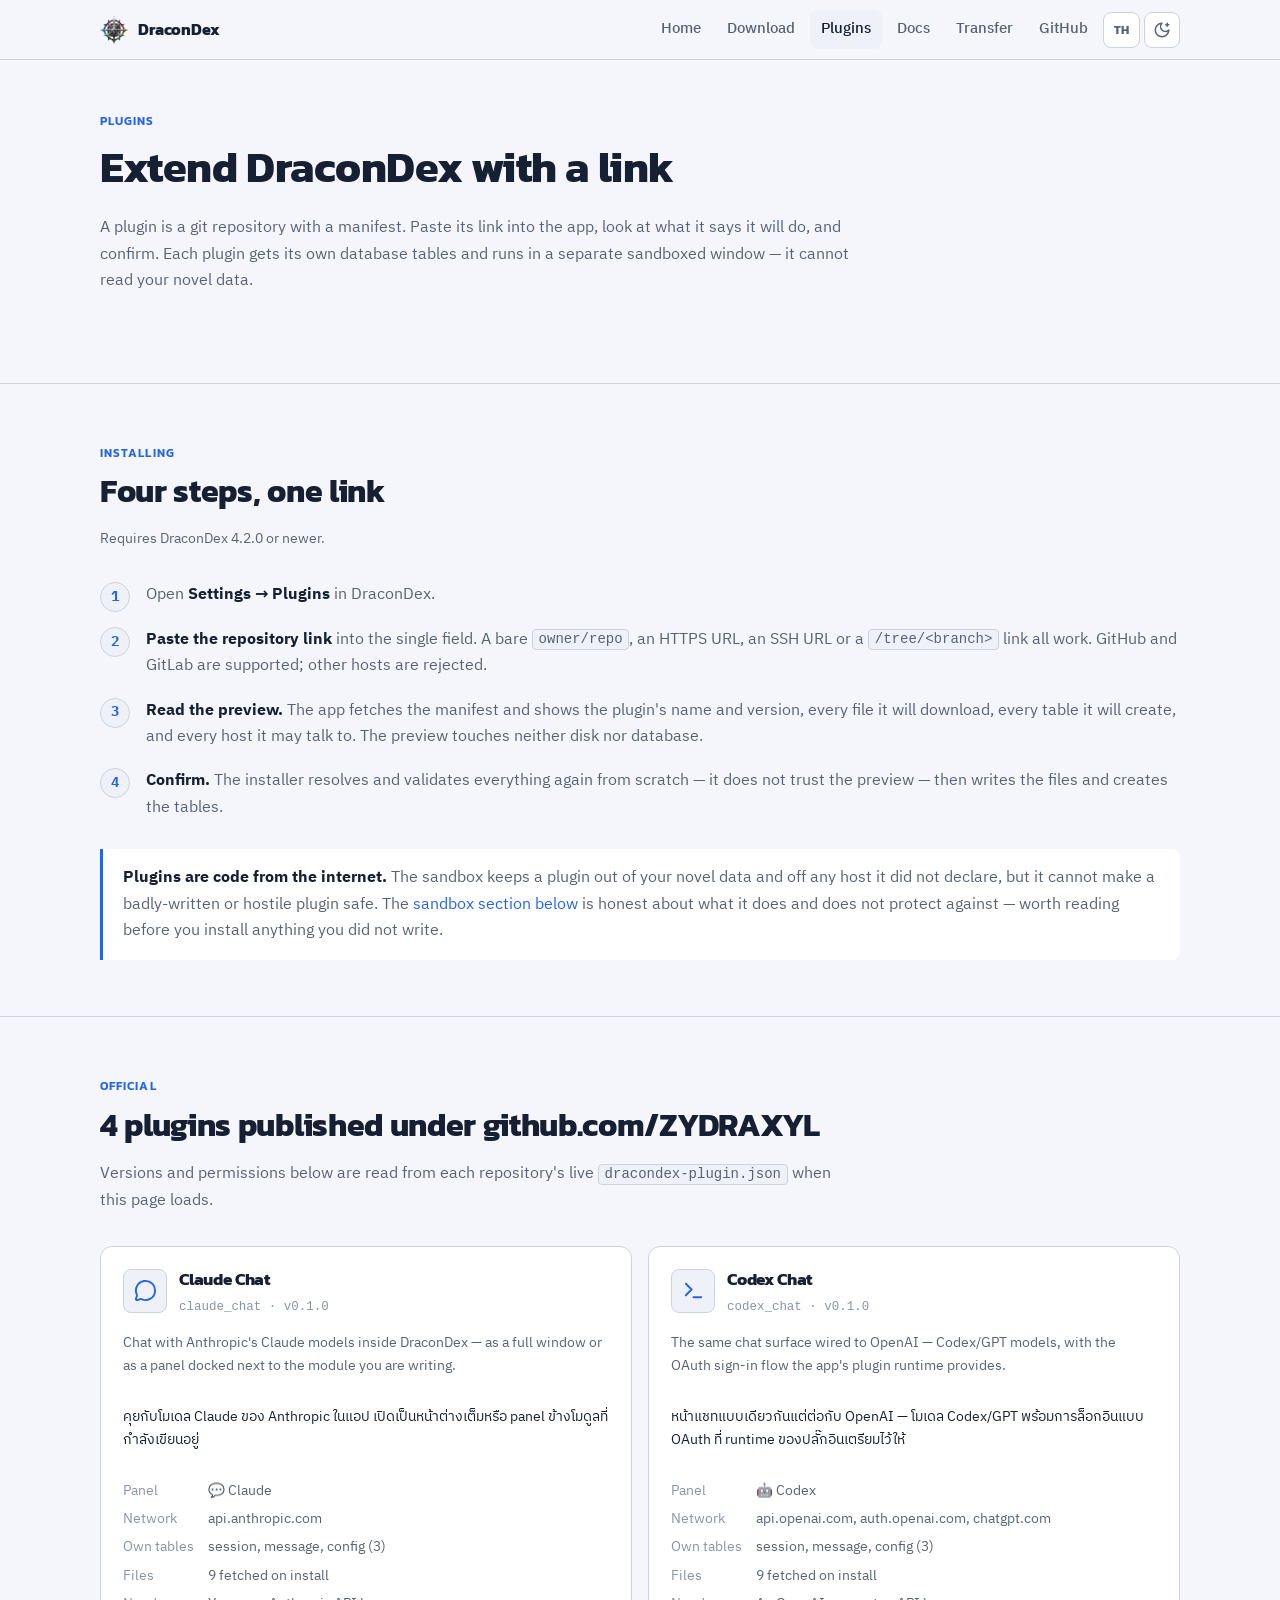
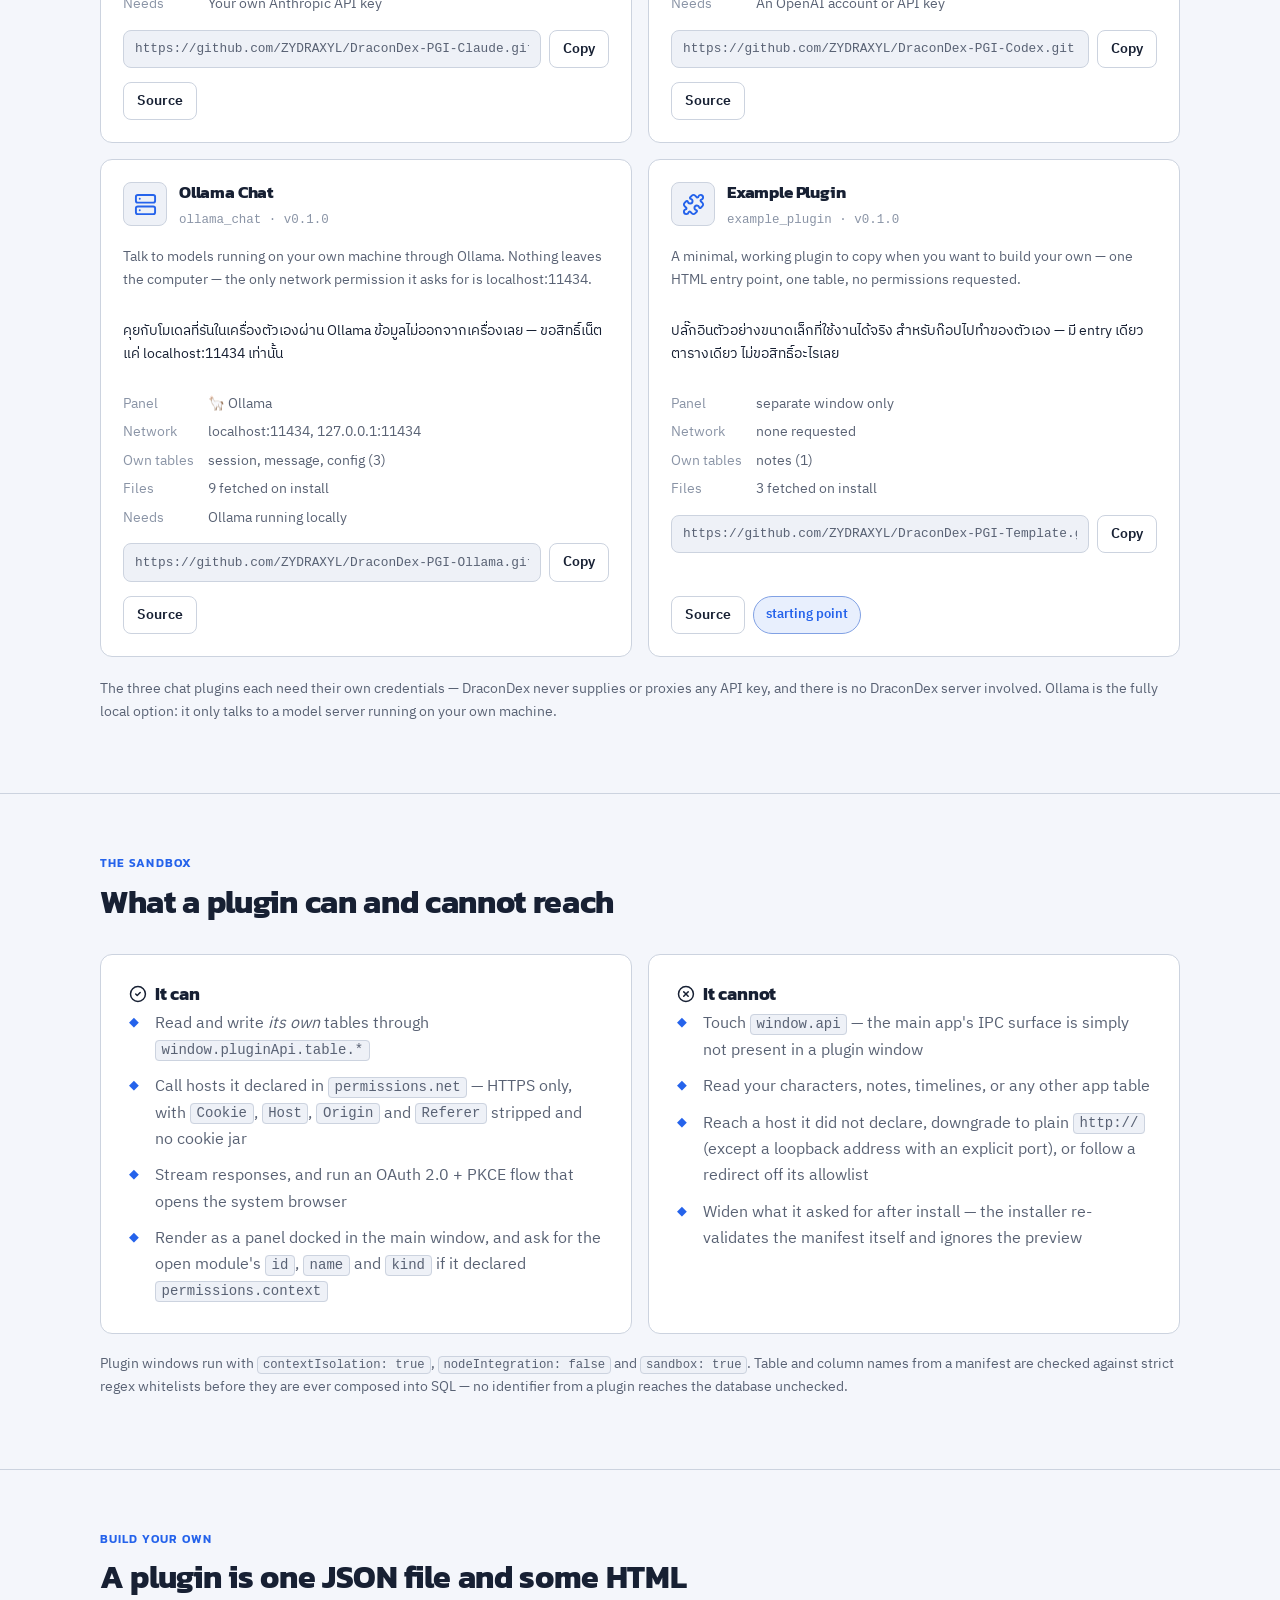
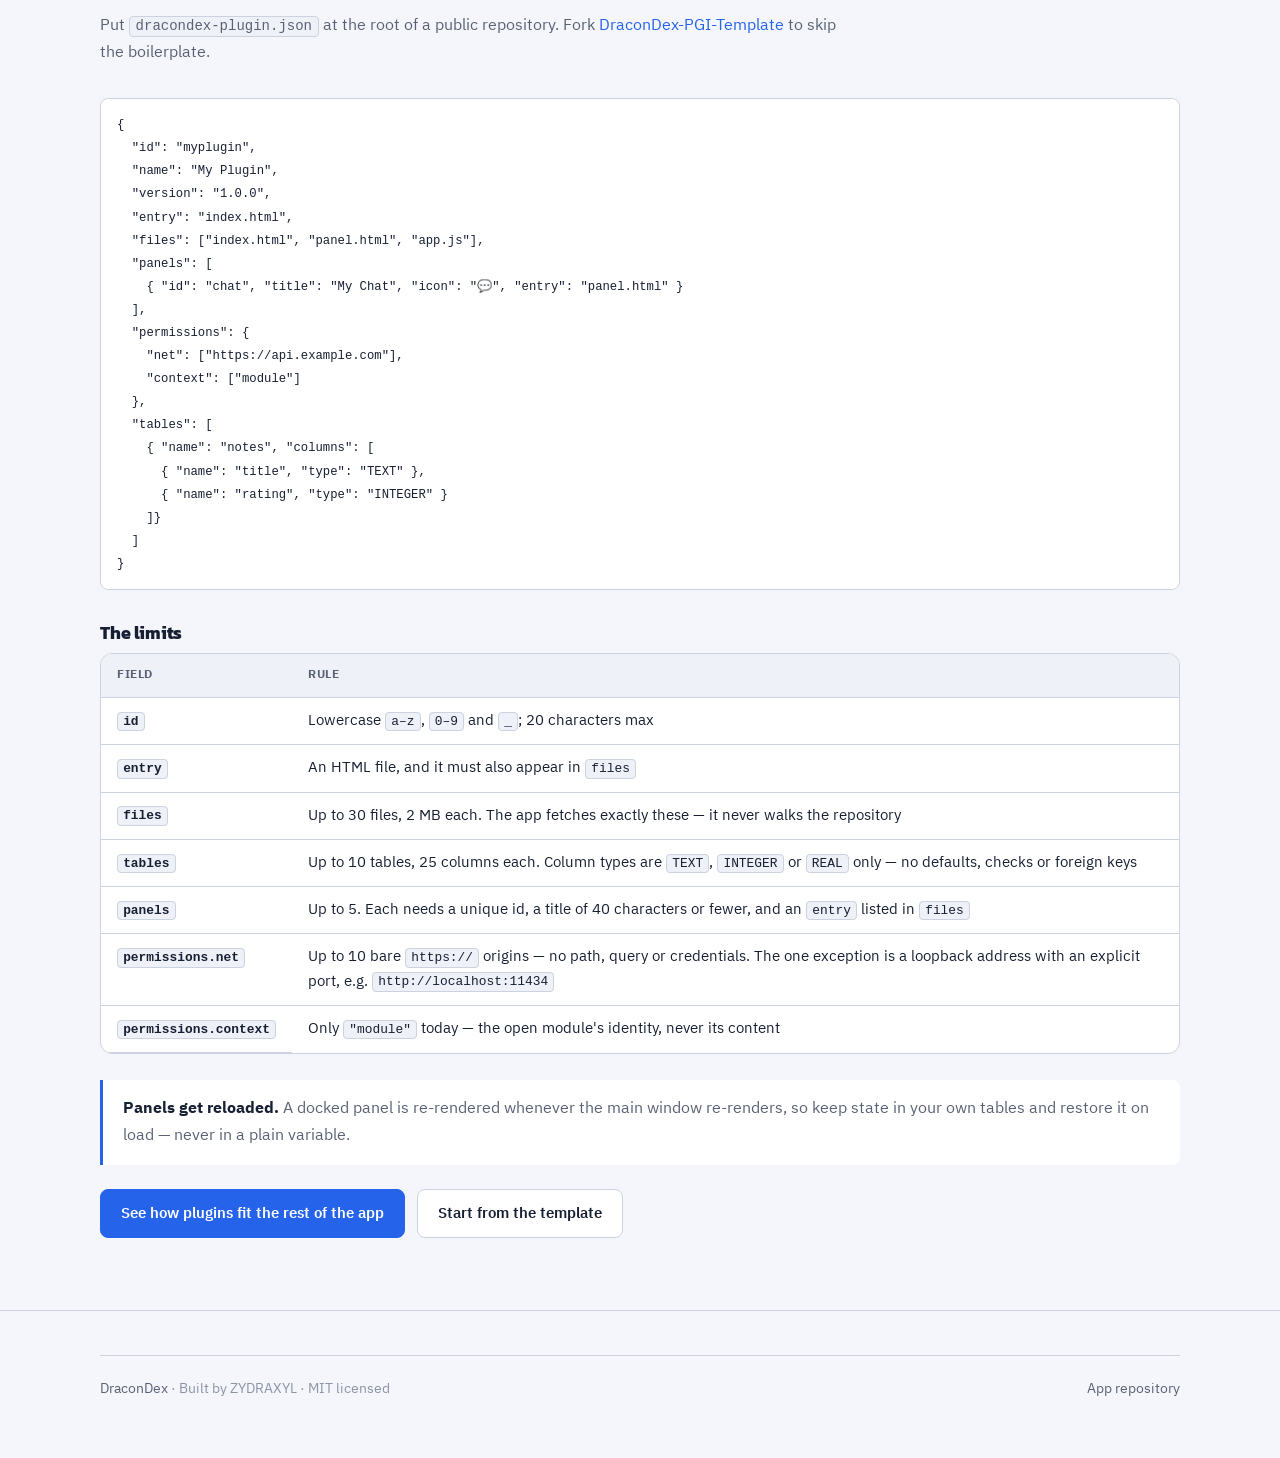
<file: plugins.html>
<!doctype html>
<html lang="en">
  <head>
    <meta charset="utf-8" />
    <meta name="viewport" content="width=device-width, initial-scale=1" />
    <title data-i18n="pg.meta.title">DraconDex plugins</title>
    <meta
      name="description"
      data-i18n-attr="content:pg.meta.description"
      content="Every official DraconDex plugin — Claude Chat, Codex Chat, Ollama Chat and the plugin template — with the permissions each one asks for, how to install them from a link, and how to write your own."
    />
    <link rel="icon" href="assets/brand/DraconDex_Icon.ico" />
    <link rel="canonical" href="https://zydraxyl.github.io/DraconDex-WEB/plugins.html" />
    <link rel="stylesheet" href="assets/css/site.css" />
    <script src="assets/js/icons.js"></script>
    <script src="assets/js/theme.js"></script>
    <script src="assets/js/strings.th.js"></script>
    <script src="assets/js/lang.js"></script>
  </head>
  <body>
    <a class="skip-link" href="#main" data-i18n="common.skip">Skip to content</a>

    <header class="topbar">
      <div class="wrap">
        <a class="brand" href="./">
          <img src="assets/brand/DraconDex_Color-64.png" alt="" />
          <span>DraconDex</span>
        </a>
        <nav class="nav" aria-label="Main">
          <a href="./" data-i18n="common.nav.home">Home</a>
          <a href="download.html" data-i18n="common.nav.download">Download</a>
          <a href="plugins.html" aria-current="page" data-i18n="common.nav.plugins">Plugins</a>
          <a href="docs.html" data-i18n="common.nav.docs">Docs</a>
          <a class="nav--wide" href="https://dracondex-transfer.netlify.app/" data-i18n="common.nav.transfer">Transfer</a>
          <a class="nav--wide" href="https://github.com/ZYDRAXYL/DraconDex-APP">GitHub</a>
          <button class="icon-btn lang-btn" type="button" data-lang-toggle>TH</button>
          <button class="icon-btn" type="button" data-theme-toggle>
            <svg class="icon" viewBox="0 0 24 24" fill="none" stroke="currentColor" stroke-width="2" stroke-linecap="round" stroke-linejoin="round" aria-hidden="true"><circle cx="12" cy="12" r="4"/><path d="M12 2v2"/><path d="M12 20v2"/><path d="m4.93 4.93 1.41 1.41"/><path d="m17.66 17.66 1.41 1.41"/><path d="M2 12h2"/><path d="M20 12h2"/><path d="m6.34 17.66-1.41 1.41"/><path d="m19.07 4.93-1.41 1.41"/></svg>
          </button>
        </nav>
      </div>
    </header>

    <main id="main">
      <section class="section section--plain" style="padding-top: 48px">
        <div class="wrap">
          <div class="section__head">
            <span class="eyebrow" data-i18n="common.nav.plugins">Plugins</span>
            <h1 style="font-size: clamp(1.9rem, 5vw, 2.7rem)" data-i18n="pg.hero.title">
              Extend DraconDex with a link
            </h1>
            <p data-i18n="pg.hero.lead">
              A plugin is a git repository with a manifest. Paste its link into
              the app, look at what it says it will do, and confirm. Each
              plugin gets its own database tables and runs in a separate
              sandboxed window — it cannot read your novel data.
            </p>
          </div>
        </div>
      </section>

      <!-- ================================================ install -->
      <section class="section" id="install">
        <div class="wrap">
          <div class="section__head">
            <span class="eyebrow" data-i18n="pg.install.eyebrow">Installing</span>
            <h2 data-i18n="pg.install.title">Four steps, one link</h2>
            <p class="small muted" data-i18n="pg.install.requires">Requires DraconDex 4.2.0 or newer.</p>
          </div>

          <ol class="steps">
            <li data-i18n="pg.install.step1">
              Open <strong>Settings → Plugins</strong> in DraconDex.
            </li>
            <li data-i18n="pg.install.step2">
              <strong>Paste the repository link</strong> into the single field.
              A bare <code>owner/repo</code>, an HTTPS URL, an SSH URL or a
              <code>/tree/&lt;branch&gt;</code> link all work. GitHub and
              GitLab are supported; other hosts are rejected.
            </li>
            <li data-i18n="pg.install.step3">
              <strong>Read the preview.</strong> The app fetches the manifest
              and shows the plugin's name and version, every file it will
              download, every table it will create, and every host it may talk
              to. The preview touches neither disk nor database.
            </li>
            <li data-i18n="pg.install.step4">
              <strong>Confirm.</strong> The installer resolves and validates
              everything again from scratch — it does not trust the preview —
              then writes the files and creates the tables.
            </li>
          </ol>

          <div class="callout" style="margin-top: 28px" data-i18n="pg.install.callout">
            <strong>Plugins are code from the internet.</strong> The sandbox
            keeps a plugin out of your novel data and off any host it did not
            declare, but it cannot make a badly-written or hostile plugin safe.
            The
            <a href="#sandbox">sandbox section below</a>
            is honest about what it does and does not protect against — worth
            reading before you install anything you did not write.
          </div>
        </div>
      </section>

      <!-- ================================================ the plugins -->
      <section class="section" id="official">
        <div class="wrap">
          <div class="section__head">
            <span class="eyebrow" data-i18n="pg.official.eyebrow">Official</span>
            <h2>
              <span data-plugin-count>4</span>
              <span data-i18n="pg.official.title.suffix">plugins published under
              github.com/ZYDRAXYL</span>
            </h2>
            <p data-i18n="pg.official.lead">
              Versions and permissions below are read from each repository's
              live <code>dracondex-plugin.json</code> when this page loads.
            </p>
          </div>

          <div class="grid grid--plugins" data-plugin-grid>
            <p class="muted">
              Plugin details load from GitHub. Without JavaScript, browse them
              directly:
              <a href="https://github.com/ZYDRAXYL/DraconDex-PGI-Claude">Claude</a>,
              <a href="https://github.com/ZYDRAXYL/DraconDex-PGI-Codex">Codex</a>,
              <a href="https://github.com/ZYDRAXYL/DraconDex-PGI-Ollama">Ollama</a>,
              <a href="https://github.com/ZYDRAXYL/DraconDex-PGI-Template">Template</a>.
            </p>
          </div>

          <p class="small muted" style="margin-top: 20px" data-i18n="pg.official.credentials">
            The three chat plugins each need their own credentials — DraconDex
            never supplies or proxies any API key, and there is no DraconDex
            server involved. Ollama is the fully local option: it only talks to
            a model server running on your own machine.
          </p>
        </div>
      </section>

      <!-- ================================================ sandbox -->
      <section class="section" id="sandbox">
        <div class="wrap">
          <div class="section__head">
            <span class="eyebrow" data-i18n="pg.sandbox.eyebrow">The sandbox</span>
            <h2 data-i18n="pg.sandbox.title">What a plugin can and cannot reach</h2>
          </div>

          <div class="grid grid--2">
            <article class="card card--pad-lg">
              <h3 class="h-icon">
                <svg class="icon" viewBox="0 0 24 24" fill="none" stroke="currentColor" stroke-width="2" stroke-linecap="round" stroke-linejoin="round" aria-hidden="true"><circle cx="12" cy="12" r="10"/><path d="m9 12 2 2 4-4"/></svg>
                <span data-i18n="pg.sandbox.can.title">It can</span>
              </h3>
              <ul class="ticks">
                <li data-i18n="pg.sandbox.can.li1">
                  Read and write <em>its own</em> tables through
                  <code>window.pluginApi.table.*</code>
                </li>
                <li data-i18n="pg.sandbox.can.li2">
                  Call hosts it declared in <code>permissions.net</code> —
                  HTTPS only, with <code>Cookie</code>, <code>Host</code>,
                  <code>Origin</code> and <code>Referer</code> stripped and no
                  cookie jar
                </li>
                <li data-i18n="pg.sandbox.can.li3">
                  Stream responses, and run an OAuth 2.0 + PKCE flow that opens
                  the system browser
                </li>
                <li data-i18n="pg.sandbox.can.li4">
                  Render as a panel docked in the main window, and ask for the
                  open module's <code>id</code>, <code>name</code> and
                  <code>kind</code> if it declared
                  <code>permissions.context</code>
                </li>
              </ul>
            </article>

            <article class="card card--pad-lg">
              <h3 class="h-icon">
                <svg class="icon" viewBox="0 0 24 24" fill="none" stroke="currentColor" stroke-width="2" stroke-linecap="round" stroke-linejoin="round" aria-hidden="true"><circle cx="12" cy="12" r="10"/><path d="m15 9-6 6"/><path d="m9 9 6 6"/></svg>
                <span data-i18n="pg.sandbox.cannot.title">It cannot</span>
              </h3>
              <ul class="ticks">
                <li data-i18n="pg.sandbox.cannot.li1">
                  Touch <code>window.api</code> — the main app's IPC surface is
                  simply not present in a plugin window
                </li>
                <li data-i18n="pg.sandbox.cannot.li2">
                  Read your characters, notes, timelines, or any other app
                  table
                </li>
                <li data-i18n="pg.sandbox.cannot.li3">
                  Reach a host it did not declare, downgrade to plain
                  <code>http://</code> (except a loopback address with an
                  explicit port), or follow a redirect off its allowlist
                </li>
                <li data-i18n="pg.sandbox.cannot.li4">
                  Widen what it asked for after install — the installer
                  re-validates the manifest itself and ignores the preview
                </li>
              </ul>
            </article>
          </div>

          <p class="small muted" style="margin-top: 18px" data-i18n="pg.sandbox.note">
            Plugin windows run with <code>contextIsolation: true</code>,
            <code>nodeIntegration: false</code> and <code>sandbox: true</code>.
            Table and column names from a manifest are checked against strict
            regex whitelists before they are ever composed into SQL — no
            identifier from a plugin reaches the database unchecked.
          </p>
        </div>
      </section>

      <!-- ================================================ build one -->
      <section class="section" id="build">
        <div class="wrap">
          <div class="section__head">
            <span class="eyebrow" data-i18n="pg.build.eyebrow">Build your own</span>
            <h2 data-i18n="pg.build.title">A plugin is one JSON file and some HTML</h2>
            <p data-i18n="pg.build.lead">
              Put <code>dracondex-plugin.json</code> at the root of a public
              repository. Fork
              <a href="https://github.com/ZYDRAXYL/DraconDex-PGI-Template"
                >DraconDex-PGI-Template</a
              >
              to skip the boilerplate.
            </p>
          </div>

          <pre><code>{
  "id": "myplugin",
  "name": "My Plugin",
  "version": "1.0.0",
  "entry": "index.html",
  "files": ["index.html", "panel.html", "app.js"],
  "panels": [
    { "id": "chat", "title": "My Chat", "icon": "💬", "entry": "panel.html" }
  ],
  "permissions": {
    "net": ["https://api.example.com"],
    "context": ["module"]
  },
  "tables": [
    { "name": "notes", "columns": [
      { "name": "title", "type": "TEXT" },
      { "name": "rating", "type": "INTEGER" }
    ]}
  ]
}</code></pre>

          <h3 style="margin-top: 32px" data-i18n="pg.build.limits.title">The limits</h3>
          <div class="table-scroll">
            <table>
              <thead>
                <tr>
                  <th scope="col" data-i18n="pg.build.limits.th.field">Field</th>
                  <th scope="col" data-i18n="pg.build.limits.th.rule">Rule</th>
                </tr>
              </thead>
              <tbody>
                <tr>
                  <th scope="row"><code>id</code></th>
                  <td data-i18n="pg.build.limits.id">Lowercase <code>a–z</code>, <code>0–9</code> and <code>_</code>; 20 characters max</td>
                </tr>
                <tr>
                  <th scope="row"><code>entry</code></th>
                  <td data-i18n="pg.build.limits.entry">An HTML file, and it must also appear in <code>files</code></td>
                </tr>
                <tr>
                  <th scope="row"><code>files</code></th>
                  <td data-i18n="pg.build.limits.files">Up to 30 files, 2 MB each. The app fetches exactly these — it never walks the repository</td>
                </tr>
                <tr>
                  <th scope="row"><code>tables</code></th>
                  <td data-i18n="pg.build.limits.tables">Up to 10 tables, 25 columns each. Column types are <code>TEXT</code>, <code>INTEGER</code> or <code>REAL</code> only — no defaults, checks or foreign keys</td>
                </tr>
                <tr>
                  <th scope="row"><code>panels</code></th>
                  <td data-i18n="pg.build.limits.panels">Up to 5. Each needs a unique id, a title of 40 characters or fewer, and an <code>entry</code> listed in <code>files</code></td>
                </tr>
                <tr>
                  <th scope="row"><code>permissions.net</code></th>
                  <td data-i18n="pg.build.limits.net">
                    Up to 10 bare <code>https://</code> origins — no path,
                    query or credentials. The one exception is a loopback
                    address with an explicit port, e.g.
                    <code>http://localhost:11434</code>
                  </td>
                </tr>
                <tr>
                  <th scope="row"><code>permissions.context</code></th>
                  <td data-i18n="pg.build.limits.context">Only <code>"module"</code> today — the open module's identity, never its content</td>
                </tr>
              </tbody>
            </table>
          </div>

          <div class="callout" style="margin-top: 26px" data-i18n="pg.build.callout">
            <strong>Panels get reloaded.</strong> A docked panel is re-rendered
            whenever the main window re-renders, so keep state in your own
            tables and restore it on load — never in a plain variable.
          </div>

          <p style="margin-top: 24px">
            <a
              class="btn btn--primary"
              href="docs.html#systems"
              data-i18n="pg.build.linkdocs"
              >See how plugins fit the rest of the app</a
            >
            <a
              class="btn"
              href="https://github.com/ZYDRAXYL/DraconDex-PGI-Template"
              style="margin-left: 8px"
              data-i18n="pg.build.linktemplate"
              >Start from the template</a
            >
          </p>
        </div>
      </section>
    </main>

    <footer class="footer">
      <div class="wrap">
        <div class="footer__bottom">
          <span>
            <a href="./">DraconDex</a> · <span data-i18n="common.footer.built">Built by ZYDRAXYL · MIT licensed</span>
          </span>
          <span>
            <a href="https://github.com/ZYDRAXYL/DraconDex-APP" data-i18n="common.footer.apprepo">App repository</a>
          </span>
        </div>
      </div>
    </footer>

    <script src="assets/js/plugins.js"></script>
  </body>
</html>
</file>
<file: assets/css/site.css>
/* ==========================================================================
   DraconDex website — styles
   Color roles mirror the app's design tokens (src/design/tokens/tokens.json
   in ZYDRAXYL/DraconDex-APP): "midnight" is the app's default theme, "daylight"
   is its light theme, "moonlight" is a third dark-blue variant. Keep these
   in sync with the app when tokens change.
   ========================================================================== */

/* --- fonts ------------------------------------------------------------
   Self-hosted, Latin + Thai subsets only (no CDN calls, no build step).
   "Kanit Display" (OFL) drives headings and the wordmark; "Plex Sans
   Thai" (OFL) is IBM Plex Sans Thai and carries body copy in both
   scripts. Source: Google Fonts — see assets/fonts/README.md. */

@font-face {
  font-family: "Plex Sans Thai";
  font-style: normal;
  font-weight: 400;
  font-display: swap;
  src: url("../fonts/plex-sans-thai-400-latin.woff2") format("woff2");
  unicode-range: U+0000-00FF, U+0131, U+0152-0153, U+02BB-02BC, U+02C6, U+02DA, U+02DC, U+0304, U+0308, U+0329, U+2000-206F, U+20AC, U+2122, U+2191, U+2193, U+2212, U+2215, U+FEFF, U+FFFD;
}

@font-face {
  font-family: "Plex Sans Thai";
  font-style: normal;
  font-weight: 400;
  font-display: swap;
  src: url("../fonts/plex-sans-thai-400-thai.woff2") format("woff2");
  unicode-range: U+02D7, U+0303, U+0331, U+0E01-0E5B, U+200C-200D, U+25CC;
}

@font-face {
  font-family: "Plex Sans Thai";
  font-style: normal;
  font-weight: 500;
  font-display: swap;
  src: url("../fonts/plex-sans-thai-500-latin.woff2") format("woff2");
  unicode-range: U+0000-00FF, U+0131, U+0152-0153, U+02BB-02BC, U+02C6, U+02DA, U+02DC, U+0304, U+0308, U+0329, U+2000-206F, U+20AC, U+2122, U+2191, U+2193, U+2212, U+2215, U+FEFF, U+FFFD;
}

@font-face {
  font-family: "Plex Sans Thai";
  font-style: normal;
  font-weight: 500;
  font-display: swap;
  src: url("../fonts/plex-sans-thai-500-thai.woff2") format("woff2");
  unicode-range: U+02D7, U+0303, U+0331, U+0E01-0E5B, U+200C-200D, U+25CC;
}

@font-face {
  font-family: "Plex Sans Thai";
  font-style: normal;
  font-weight: 600;
  font-display: swap;
  src: url("../fonts/plex-sans-thai-600-latin.woff2") format("woff2");
  unicode-range: U+0000-00FF, U+0131, U+0152-0153, U+02BB-02BC, U+02C6, U+02DA, U+02DC, U+0304, U+0308, U+0329, U+2000-206F, U+20AC, U+2122, U+2191, U+2193, U+2212, U+2215, U+FEFF, U+FFFD;
}

@font-face {
  font-family: "Plex Sans Thai";
  font-style: normal;
  font-weight: 600;
  font-display: swap;
  src: url("../fonts/plex-sans-thai-600-thai.woff2") format("woff2");
  unicode-range: U+02D7, U+0303, U+0331, U+0E01-0E5B, U+200C-200D, U+25CC;
}

@font-face {
  font-family: "Plex Sans Thai";
  font-style: normal;
  font-weight: 700;
  font-display: swap;
  src: url("../fonts/plex-sans-thai-700-latin.woff2") format("woff2");
  unicode-range: U+0000-00FF, U+0131, U+0152-0153, U+02BB-02BC, U+02C6, U+02DA, U+02DC, U+0304, U+0308, U+0329, U+2000-206F, U+20AC, U+2122, U+2191, U+2193, U+2212, U+2215, U+FEFF, U+FFFD;
}

@font-face {
  font-family: "Plex Sans Thai";
  font-style: normal;
  font-weight: 700;
  font-display: swap;
  src: url("../fonts/plex-sans-thai-700-thai.woff2") format("woff2");
  unicode-range: U+02D7, U+0303, U+0331, U+0E01-0E5B, U+200C-200D, U+25CC;
}

@font-face {
  font-family: "Kanit Display";
  font-style: normal;
  font-weight: 600;
  font-display: swap;
  src: url("../fonts/kanit-600-latin.woff2") format("woff2");
  unicode-range: U+0000-00FF, U+0131, U+0152-0153, U+02BB-02BC, U+02C6, U+02DA, U+02DC, U+0304, U+0308, U+0329, U+2000-206F, U+20AC, U+2122, U+2191, U+2193, U+2212, U+2215, U+FEFF, U+FFFD;
}

@font-face {
  font-family: "Kanit Display";
  font-style: normal;
  font-weight: 600;
  font-display: swap;
  src: url("../fonts/kanit-600-thai.woff2") format("woff2");
  unicode-range: U+02D7, U+0303, U+0331, U+0E01-0E5B, U+200C-200D, U+25CC;
}

@font-face {
  font-family: "Kanit Display";
  font-style: normal;
  font-weight: 700;
  font-display: swap;
  src: url("../fonts/kanit-700-latin.woff2") format("woff2");
  unicode-range: U+0000-00FF, U+0131, U+0152-0153, U+02BB-02BC, U+02C6, U+02DA, U+02DC, U+0304, U+0308, U+0329, U+2000-206F, U+20AC, U+2122, U+2191, U+2193, U+2212, U+2215, U+FEFF, U+FFFD;
}

@font-face {
  font-family: "Kanit Display";
  font-style: normal;
  font-weight: 700;
  font-display: swap;
  src: url("../fonts/kanit-700-thai.woff2") format("woff2");
  unicode-range: U+02D7, U+0303, U+0331, U+0E01-0E5B, U+200C-200D, U+25CC;
}

/* --- tokens: midnight (default / dark) ----------------------------------- */
:root {
  --bg: #0f0f13;
  --surface: #18181f;
  --raised: #22222d;
  --hover: #2a2a38;
  --border: #2e2e3f;
  --t1: #e8e8f0;
  --t2: #9090a8;
  --t3: #5a5a72;
  --accent: #6366f1;
  --accentH: #818cf8;
  --danger: #ef4444;
  --success: #22c55e;

  --rs: 4px;
  --r: 8px;
  --rl: 12px;
  --nav: 60px;
  --ease: 0.15s ease;

  --shadow-card: 0 4px 12px rgba(0, 0, 0, 0.3);
  --shadow-pop: 0 6px 20px rgba(0, 0, 0, 0.3);
  --maxw: 1120px;
  --font-sans: "Plex Sans Thai", "Segoe UI Emoji", "Segoe UI Symbol",
    "Segoe UI", system-ui, -apple-system, "Noto Sans Thai", sans-serif;
  --font-display: "Kanit Display", var(--font-sans);
  --font-mono: ui-monospace, SFMono-Regular, "Courier New", monospace;
}

/* --- tokens: daylight (light) -------------------------------------------- */
:root[data-theme="daylight"] {
  --bg: #f4f6fb;
  --surface: #ffffff;
  --raised: #eef1f7;
  --hover: #e2e7f0;
  --border: #ccd3df;
  --t1: #172033;
  --t2: #596274;
  --t3: #8a94a6;
  --accent: #2563eb;
  --accentH: #3b82f6;
  --danger: #dc2626;
  --success: #16a34a;

  --shadow-card: 0 4px 12px rgba(23, 32, 51, 0.08);
  --shadow-pop: 0 6px 20px rgba(23, 32, 51, 0.12);
}

/* --- tokens: moonlight (dark blue) ---------------------------------------- */
:root[data-theme="moonlight"] {
  --bg: #101620;
  --surface: #182231;
  --raised: #223044;
  --hover: #2d3b52;
  --border: #334258;
  --t1: #edf4ff;
  --t2: #a6b3c7;
  --t3: #66758c;
  --accent: #7c9cff;
  --accentH: #9bb5ff;
  --danger: #f87171;
  --success: #34d399;

  --shadow-card: 0 4px 12px rgba(0, 0, 0, 0.3);
  --shadow-pop: 0 6px 20px rgba(0, 0, 0, 0.3);
}

/* Follow the OS when the visitor has not picked a theme explicitly. */
@media (prefers-color-scheme: light) {
  :root:not([data-theme="midnight"]):not([data-theme="moonlight"]) {
    --bg: #f4f6fb;
    --surface: #ffffff;
    --raised: #eef1f7;
    --hover: #e2e7f0;
    --border: #ccd3df;
    --t1: #172033;
    --t2: #596274;
    --t3: #8a94a6;
    --accent: #2563eb;
    --accentH: #3b82f6;
    --danger: #dc2626;
    --success: #16a34a;

    --shadow-card: 0 4px 12px rgba(23, 32, 51, 0.08);
    --shadow-pop: 0 6px 20px rgba(23, 32, 51, 0.12);
  }
}

/* --- base ---------------------------------------------------------------- */
*,
*::before,
*::after {
  box-sizing: border-box;
}

html {
  scroll-behavior: smooth;
  scroll-padding-top: calc(var(--nav) + 16px);
}

body {
  margin: 0;
  background: var(--bg);
  color: var(--t1);
  font-family: var(--font-sans);
  font-size: 16px;
  line-height: 1.65;
  -webkit-font-smoothing: antialiased;
}

h1,
h2,
h3,
h4 {
  font-family: var(--font-display);
  line-height: 1.25;
  margin: 0 0 0.5em;
  font-weight: 700;
  letter-spacing: -0.01em;
}

h1 {
  font-size: clamp(2.1rem, 6vw, 3.4rem);
}
h2 {
  font-size: clamp(1.5rem, 3.5vw, 2rem);
}
h3 {
  font-size: 1.12rem;
}

p {
  margin: 0 0 1em;
}

a {
  color: var(--accent);
  text-decoration: none;
  transition: color var(--ease);
}
a:hover {
  color: var(--accentH);
  text-decoration: underline;
}

code,
kbd,
pre {
  font-family: var(--font-mono);
  font-size: 0.875em;
}

code {
  background: var(--raised);
  border: 1px solid var(--border);
  border-radius: var(--rs);
  padding: 0.1em 0.4em;
}

pre {
  background: var(--surface);
  border: 1px solid var(--border);
  border-radius: var(--r);
  padding: 14px 16px;
  overflow-x: auto;
  margin: 0 0 1em;
}

pre code {
  background: none;
  border: 0;
  padding: 0;
}

img {
  max-width: 100%;
}

hr {
  border: 0;
  border-top: 1px solid var(--border);
  margin: 48px 0;
}

:focus-visible {
  outline: 2px solid var(--accent);
  outline-offset: 2px;
  border-radius: var(--rs);
}

.skip-link {
  position: absolute;
  left: -9999px;
  top: 0;
  background: var(--accent);
  color: #fff;
  padding: 10px 16px;
  border-radius: 0 0 var(--r) 0;
  z-index: 100;
}
.skip-link:focus {
  left: 0;
}

/* --- layout -------------------------------------------------------------- */
.wrap {
  width: 100%;
  max-width: var(--maxw);
  margin: 0 auto;
  padding: 0 20px;
}

.section {
  padding: 56px 0;
  border-top: 1px solid var(--border);
}

.section--plain {
  border-top: 0;
}

.section__head {
  max-width: 760px;
  margin-bottom: 32px;
}

.section__head p {
  color: var(--t2);
  margin-bottom: 0;
}

/* A second topic inside one <section> — the browser build sits in the same
   Download block as the Windows assets, so it gets a hairline and a wider gap
   instead of a section of its own. */
.subsection {
  margin-top: 48px;
  padding-top: 40px;
  border-top: 1px solid var(--border);
}

.eyebrow {
  display: inline-block;
  font-family: var(--font-display);
  font-size: 0.75rem;
  font-weight: 600;
  letter-spacing: 0.09em;
  text-transform: uppercase;
  color: var(--accent);
  margin-bottom: 8px;
}

.muted {
  color: var(--t2);
}

.small {
  font-size: 0.875rem;
}

/* --- top bar ------------------------------------------------------------- */
.topbar {
  position: sticky;
  top: 0;
  z-index: 50;
  height: var(--nav);
  display: flex;
  align-items: center;
  background: color-mix(in srgb, var(--bg) 88%, transparent);
  backdrop-filter: blur(10px);
  border-bottom: 1px solid var(--border);
}

.topbar .wrap {
  display: flex;
  align-items: center;
  gap: 12px;
}

.brand {
  display: flex;
  align-items: center;
  gap: 10px;
  font-family: var(--font-display);
  font-weight: 700;
  color: var(--t1);
  letter-spacing: -0.01em;
}
.brand:hover {
  color: var(--t1);
  text-decoration: none;
}

.brand img {
  width: 28px;
  height: 28px;
  display: block;
}

.nav {
  display: flex;
  align-items: center;
  gap: 4px;
  margin-left: auto;
}

.nav a {
  color: var(--t2);
  padding: 7px 11px;
  border-radius: var(--r);
  font-size: 0.925rem;
  font-weight: 500;
}

.nav a:hover {
  color: var(--t1);
  background: var(--hover);
  text-decoration: none;
}

.nav a[aria-current="page"] {
  color: var(--t1);
  background: var(--raised);
}

.icon-btn {
  display: inline-grid;
  place-items: center;
  width: 36px;
  height: 36px;
  border-radius: var(--r);
  border: 1px solid var(--border);
  background: var(--surface);
  color: var(--t2);
  cursor: pointer;
  font-size: 1rem;
  line-height: 1;
  transition: background var(--ease), color var(--ease);
}

.icon-btn:hover {
  background: var(--hover);
  color: var(--t1);
}

.lang-btn {
  width: auto;
  padding: 0 10px;
  font-family: var(--font-display);
  font-size: 0.75rem;
  font-weight: 700;
  letter-spacing: 0.02em;
}

/* --- icons ----------------------------------------------------------------
   Inline SVGs (vendored from Lucide, see assets/js/icons.js) replace emoji
   everywhere on the site so glyphs render the same on every platform. */
.icon {
  width: 1em;
  height: 1em;
  flex: none;
  vertical-align: -0.15em;
}

.icon-btn svg {
  width: 18px;
  height: 18px;
}

.h-icon {
  display: flex;
  align-items: center;
  gap: 8px;
}

th.h-icon {
  display: table-cell;
}

th.h-icon .icon {
  vertical-align: -0.2em;
  margin-right: 8px;
}

@media (max-width: 720px) {
  .nav a.nav--wide {
    display: none;
  }
}

/* Below this the three page links plus the wordmark no longer fit on one
   row, so the mark carries the branding on its own. */
@media (max-width: 560px) {
  .wrap {
    padding: 0 16px;
  }
  .topbar .brand span {
    display: none;
  }
  .nav a {
    padding: 7px 8px;
    font-size: 0.875rem;
  }
}

/* --- buttons ------------------------------------------------------------- */
.btn {
  display: inline-flex;
  align-items: center;
  justify-content: center;
  gap: 8px;
  padding: 11px 20px;
  border-radius: var(--r);
  border: 1px solid var(--border);
  background: var(--surface);
  color: var(--t1);
  font: inherit;
  font-weight: 600;
  font-size: 0.95rem;
  cursor: pointer;
  transition: background var(--ease), border-color var(--ease),
    transform var(--ease);
}

.btn:hover {
  background: var(--hover);
  color: var(--t1);
  text-decoration: none;
}

.btn:active {
  transform: translateY(1px);
}

.btn--primary {
  background: var(--accent);
  border-color: var(--accent);
  color: #fff;
}

.btn--primary:hover {
  background: var(--accentH);
  border-color: var(--accentH);
  color: #fff;
}

.btn--lg {
  padding: 14px 26px;
  font-size: 1.02rem;
}

.btn--sm {
  padding: 7px 13px;
  font-size: 0.85rem;
}

.btn--block {
  width: 100%;
}

.btn[aria-disabled="true"] {
  opacity: 0.55;
  pointer-events: none;
}

.btn-row {
  display: flex;
  flex-wrap: wrap;
  gap: 12px;
}

/* --- hero ---------------------------------------------------------------- */
.hero {
  position: relative;
  overflow: hidden;
  padding: 72px 0 64px;
}

.hero::before {
  content: "";
  position: absolute;
  inset: -40% 0 auto -20%;
  height: 620px;
  background: radial-gradient(
      circle at 25% 35%,
      color-mix(in srgb, var(--accent) 26%, transparent),
      transparent 62%
    ),
    radial-gradient(
      circle at 78% 20%,
      color-mix(in srgb, #ec4899 16%, transparent),
      transparent 58%
    );
  filter: blur(20px);
  pointer-events: none;
  z-index: 0;
}

.hero .wrap {
  position: relative;
  z-index: 1;
}

.hero__grid {
  display: grid;
  grid-template-columns: minmax(0, 1.15fr) minmax(0, 0.85fr);
  gap: 48px;
  align-items: center;
}

@media (max-width: 860px) {
  .hero__grid {
    grid-template-columns: 1fr;
    gap: 32px;
  }
  .hero__art {
    order: -1;
    max-width: 260px;
    margin: 0 auto;
  }
}

.hero__art img {
  display: block;
  width: 100%;
  height: auto;
  filter: drop-shadow(0 18px 40px rgba(0, 0, 0, 0.45));
  animation: float 9s ease-in-out infinite;
}

@keyframes float {
  0%,
  100% {
    transform: translateY(0);
  }
  50% {
    transform: translateY(-14px);
  }
}

@media (prefers-reduced-motion: reduce) {
  .hero__art img {
    animation: none;
  }
  html {
    scroll-behavior: auto;
  }
}

.hero__lead {
  font-size: 1.14rem;
  color: var(--t2);
  max-width: 46ch;
}

.hero__meta {
  display: flex;
  flex-wrap: wrap;
  gap: 8px 18px;
  margin-top: 22px;
  font-size: 0.875rem;
  color: var(--t3);
}

/* --- pills & badges ------------------------------------------------------ */
.pill {
  display: inline-flex;
  align-items: center;
  gap: 7px;
  padding: 5px 12px;
  border-radius: 999px;
  border: 1px solid var(--border);
  background: var(--surface);
  font-size: 0.8rem;
  font-weight: 600;
  color: var(--t2);
}

.pill--accent {
  border-color: color-mix(in srgb, var(--accent) 45%, var(--border));
  color: var(--accent);
  background: color-mix(in srgb, var(--accent) 10%, transparent);
}

.pill--warn {
  border-color: color-mix(in srgb, var(--danger) 45%, var(--border));
  color: var(--danger);
  background: color-mix(in srgb, var(--danger) 10%, transparent);
}

.dot {
  width: 7px;
  height: 7px;
  border-radius: 50%;
  background: var(--success);
  flex: none;
}

/* --- cards & grids ------------------------------------------------------- */
.grid {
  display: grid;
  gap: 16px;
}

.grid--2 {
  grid-template-columns: repeat(auto-fit, minmax(300px, 1fr));
}

.grid--3 {
  grid-template-columns: repeat(auto-fit, minmax(268px, 1fr));
}

.grid--4 {
  grid-template-columns: repeat(auto-fit, minmax(228px, 1fr));
}

/* Full plugin cards carry a definition list and a copy field, so they get a
   two-up layout — four of them then land as a tidy 2×2 rather than 3+1. */
.grid--plugins {
  grid-template-columns: repeat(auto-fit, minmax(400px, 1fr));
}

.card {
  background: var(--surface);
  border: 1px solid var(--border);
  border-radius: var(--rl);
  padding: 22px;
}

.card--pad-lg {
  padding: 28px;
}

.card h3 {
  margin-bottom: 6px;
}

.card p:last-child {
  margin-bottom: 0;
}

.card__icon {
  display: grid;
  place-items: center;
  width: 38px;
  height: 38px;
  border-radius: var(--r);
  background: var(--raised);
  border: 1px solid var(--border);
  color: var(--accent);
  margin-bottom: 14px;
}

.card__icon svg {
  width: 20px;
  height: 20px;
}

.card--link {
  display: block;
  color: inherit;
  transition: border-color var(--ease), transform var(--ease),
    box-shadow var(--ease);
}

.card--link:hover {
  border-color: color-mix(in srgb, var(--accent) 55%, var(--border));
  box-shadow: var(--shadow-card);
  color: inherit;
  text-decoration: none;
  transform: translateY(-2px);
}

.callout {
  border-left: 3px solid var(--accent);
  background: var(--surface);
  border-radius: 0 var(--r) var(--r) 0;
  padding: 16px 20px;
  color: var(--t2);
}

.callout--warn {
  border-left-color: var(--danger);
}

.callout strong {
  color: var(--t1);
}

/* --- lists --------------------------------------------------------------- */
.ticks {
  list-style: none;
  margin: 0;
  padding: 0;
  display: grid;
  gap: 10px;
}

.ticks li {
  position: relative;
  padding-left: 26px;
  color: var(--t2);
}

.ticks li::before {
  content: "◆";
  position: absolute;
  left: 0;
  top: 0;
  color: var(--accent);
  font-size: 0.8em;
  line-height: 1.9;
}

/* --- screenshots ----------------------------------------------------------
   App screenshots are 1440x900 PNGs exported from ZYDRAXYL/DraconDex-APP's
   docs/mockups/ design references — see assets/screenshots/README.md. */
.shot {
  margin: 0 0 0 auto;
  max-width: 480px;
  border-radius: var(--rl);
  border: 1px solid var(--border);
  background: var(--surface);
  box-shadow: var(--shadow-card);
  overflow: hidden;
}

.shot__trigger {
  display: block;
  width: 100%;
  padding: 0;
  border: 0;
  background: none;
  color: inherit;
  font: inherit;
  cursor: zoom-in;
}

.shot img {
  display: block;
  width: 100%;
  height: auto;
  pointer-events: none;
}

.shot figcaption {
  padding: 12px 18px 16px;
}

/* --- module screenshot carousel ---------------------------------------
   A "coverflow" style, endlessly-looping carousel: the front slide sits at
   full size, the rest recede in scale/opacity to either side. Every slide
   stays mounted and absolutely positioned — assets/js/mod-slider.js drives
   position purely through math (a cyclic distance from the current index),
   so there's no start/end to hit and nothing to clone for the loop. A mouse
   drag also tilts each visible slide individually towards the drag
   direction (not one shared skewed pane), easing back to level on release;
   touch/pen drag the carousel without the tilt. */
.mod-slider {
  position: relative;
  margin-top: 40px;
}

.mod-slider__stage {
  position: relative;
  height: 480px;
  overflow: hidden;
}

.mod-slider__track {
  position: absolute;
  inset: 0;
  cursor: grab;
  touch-action: pan-y;
}

.mod-slider__track:focus-visible {
  outline: none;
}

.mod-slider__track.is-dragging {
  cursor: grabbing;
  user-select: none;
}

.mod-slide {
  position: absolute;
  top: 50%;
  left: 50%;
  width: 440px;
  margin: 0;
  background: var(--surface);
  border: 1px solid var(--border);
  border-radius: var(--rl);
  overflow: hidden;
  box-shadow: var(--shadow-card);
  will-change: transform, opacity;
  transition: transform 0.5s cubic-bezier(0.16, 1, 0.3, 1),
    opacity 0.5s ease, box-shadow 0.3s ease, border-color 0.3s ease;
}

.mod-slider__track.is-dragging .mod-slide {
  transition: none;
}

.mod-slide.is-current {
  box-shadow: var(--shadow-pop);
  border-color: color-mix(in srgb, var(--accent) 45%, var(--border));
}

.mod-slide__img {
  display: block;
  width: 100%;
  padding: 0;
  border: 0;
  background: none;
  color: inherit;
  font: inherit;
  cursor: zoom-in;
}

.mod-slide.is-current .mod-slide__img {
  cursor: zoom-in;
}

.mod-slide:not(.is-current) .mod-slide__img {
  cursor: pointer;
}

.mod-slide__img img {
  display: block;
  width: 100%;
  height: auto;
  border-bottom: 1px solid var(--border);
  pointer-events: none;
}

.mod-slide__placeholder {
  aspect-ratio: 16 / 10;
  display: grid;
  place-items: center;
  background: var(--raised);
  border-bottom: 1px solid var(--border);
  color: var(--t3);
}

.mod-slide__placeholder svg {
  width: 32px;
  height: 32px;
}

.mod-slide figcaption {
  padding: 16px 18px;
}

.mod-slide figcaption h3 {
  margin-bottom: 6px;
}

.mod-slide__realname {
  font-family: var(--font-sans);
  font-size: 0.72em;
  font-weight: 400;
  letter-spacing: 0;
  color: var(--t2);
  margin-left: 0.45em;
}

.mod-slider__controls {
  display: flex;
  justify-content: center;
  gap: 8px;
  margin-top: 14px;
}

.mod-slider__arrow {
  display: inline-grid;
  place-items: center;
  width: 38px;
  height: 38px;
  border-radius: var(--r);
  border: 1px solid var(--border);
  background: var(--surface);
  color: var(--t2);
  cursor: pointer;
  transition: background var(--ease), color var(--ease);
}

.mod-slider__arrow:hover {
  background: var(--hover);
  color: var(--t1);
}

.mod-slider__arrow svg {
  width: 18px;
  height: 18px;
}

@media (max-width: 640px) {
  .mod-slider__stage {
    height: 400px;
  }
  .mod-slide {
    width: 300px;
  }
}

/* --- lightbox ---------------------------------------------------------
   Fullscreen viewer for any [data-lightbox-trigger]. Wheel/buttons/pinch
   zoom; drag to pan once zoomed in. See assets/js/mod-slider.js. */
.lightbox {
  position: fixed;
  inset: 0;
  z-index: 200;
  display: grid;
  place-items: center;
  background: color-mix(in srgb, var(--bg) 85%, black 15%);
  backdrop-filter: blur(6px);
}

.lightbox[hidden] {
  display: none;
}

.lightbox__stage {
  position: relative;
  width: min(92vw, 1400px);
  height: min(86vh, 900px);
  overflow: hidden;
  touch-action: none;
}

.lightbox__stage.is-zoomed {
  cursor: grab;
}

.lightbox__stage.is-panning {
  cursor: grabbing;
}

.lightbox__stage img {
  position: absolute;
  top: 50%;
  left: 50%;
  max-width: 100%;
  max-height: 100%;
  width: auto;
  height: auto;
  transform: translate(-50%, -50%) scale(1);
  user-select: none;
  box-shadow: var(--shadow-pop);
  border-radius: var(--r);
  transition: transform 0.15s ease-out;
}

.lightbox__stage.is-panning img {
  transition: none;
}

.lightbox__toolbar {
  position: absolute;
  top: 16px;
  right: 16px;
  z-index: 2;
  display: flex;
  align-items: center;
  gap: 4px;
  background: color-mix(in srgb, var(--surface) 92%, transparent);
  border: 1px solid var(--border);
  border-radius: var(--r);
  padding: 6px;
  box-shadow: var(--shadow-card);
}

.lightbox__btn {
  display: inline-grid;
  place-items: center;
  width: 34px;
  height: 34px;
  border-radius: var(--rs);
  border: 0;
  background: transparent;
  color: var(--t2);
  cursor: pointer;
  transition: background var(--ease), color var(--ease);
}

.lightbox__btn:hover {
  background: var(--hover);
  color: var(--t1);
}

.lightbox__btn:disabled {
  opacity: 0.4;
  cursor: default;
  pointer-events: none;
}

.lightbox__btn svg {
  width: 18px;
  height: 18px;
}

.lightbox__zoom-level {
  min-width: 3.4em;
  text-align: center;
  font-size: 0.8rem;
  color: var(--t3);
  font-variant-numeric: tabular-nums;
}

.lightbox__nav {
  position: absolute;
  top: 50%;
  transform: translateY(-50%);
  z-index: 2;
  width: 42px;
  height: 42px;
  background: color-mix(in srgb, var(--surface) 92%, transparent);
  border: 1px solid var(--border);
  box-shadow: var(--shadow-card);
}

.lightbox__nav--prev {
  left: 16px;
}

.lightbox__nav--next {
  right: 16px;
}

.lightbox__caption {
  position: absolute;
  left: 0;
  right: 0;
  bottom: 16px;
  margin: 0;
  text-align: center;
  color: var(--t2);
  font-size: 0.875rem;
  padding: 0 64px;
  pointer-events: none;
}

@media (max-width: 640px) {
  .lightbox__nav {
    width: 36px;
    height: 36px;
  }
  .lightbox__nav--prev {
    left: 8px;
  }
  .lightbox__nav--next {
    right: 8px;
  }
}

/* --- tables -------------------------------------------------------------- */
.table-scroll {
  overflow-x: auto;
  border: 1px solid var(--border);
  border-radius: var(--rl);
  background: var(--surface);
}

table {
  width: 100%;
  border-collapse: collapse;
  font-size: 0.92rem;
}

th,
td {
  text-align: left;
  padding: 11px 16px;
  border-bottom: 1px solid var(--border);
  vertical-align: top;
}

thead th {
  background: var(--raised);
  color: var(--t2);
  font-size: 0.78rem;
  letter-spacing: 0.05em;
  text-transform: uppercase;
  font-weight: 700;
  white-space: nowrap;
}

tbody tr:last-child td {
  border-bottom: 0;
}

/* --- download list ------------------------------------------------------- */
.asset {
  display: flex;
  flex-wrap: wrap;
  align-items: center;
  gap: 14px;
  padding: 16px 18px;
  border: 1px solid var(--border);
  border-radius: var(--rl);
  background: var(--surface);
}

.asset + .asset {
  margin-top: 10px;
}

.asset__icon {
  display: grid;
  place-items: center;
  width: 40px;
  height: 40px;
  flex: none;
  border-radius: var(--r);
  background: var(--raised);
  border: 1px solid var(--border);
  color: var(--accent);
}

.asset__icon svg {
  width: 21px;
  height: 21px;
}

.asset__body {
  flex: 1 1 220px;
  min-width: 0;
}

.asset__name {
  font-weight: 650;
  word-break: break-all;
}

.asset__meta {
  color: var(--t3);
  font-size: 0.82rem;
}

.asset--featured {
  border-color: color-mix(in srgb, var(--accent) 55%, var(--border));
  box-shadow: var(--shadow-card);
}

.release {
  border: 1px solid var(--border);
  border-radius: var(--rl);
  background: var(--surface);
  padding: 6px 18px;
}

.release + .release {
  margin-top: 10px;
}

.release summary {
  cursor: pointer;
  padding: 12px 0;
  font-weight: 600;
  display: flex;
  flex-wrap: wrap;
  align-items: center;
  gap: 10px;
}

.release summary::marker {
  color: var(--t3);
}

.release__assets {
  padding: 4px 0 16px;
  display: grid;
  gap: 8px;
}

.release__assets a {
  font-size: 0.9rem;
  word-break: break-all;
}

/* --- plugin cards -------------------------------------------------------- */
.plugin {
  display: flex;
  flex-direction: column;
  gap: 14px;
}

.plugin__head {
  display: flex;
  align-items: flex-start;
  gap: 12px;
}

.plugin__emoji {
  display: grid;
  place-items: center;
  width: 44px;
  height: 44px;
  flex: none;
  border-radius: var(--r);
  background: var(--raised);
  border: 1px solid var(--border);
  color: var(--accent);
}

.plugin__emoji svg {
  width: 23px;
  height: 23px;
}

.plugin__title {
  margin: 0;
  font-size: 1.08rem;
}

.plugin__id {
  font-family: var(--font-mono);
  font-size: 0.78rem;
  color: var(--t3);
}

.plugin dl {
  display: grid;
  grid-template-columns: auto 1fr;
  gap: 6px 14px;
  margin: 0;
  font-size: 0.85rem;
}

.plugin dt {
  color: var(--t3);
  white-space: nowrap;
}

.plugin dd {
  margin: 0;
  color: var(--t2);
  min-width: 0;
  word-break: break-word;
}

.plugin__foot {
  margin-top: auto;
  display: flex;
  flex-wrap: wrap;
  gap: 8px;
}

.copy-field {
  display: flex;
  gap: 8px;
  align-items: stretch;
}

.copy-field input {
  flex: 1 1 auto;
  min-width: 0;
  background: var(--raised);
  border: 1px solid var(--border);
  border-radius: var(--r);
  color: var(--t2);
  font-family: var(--font-mono);
  font-size: 0.8rem;
  padding: 8px 11px;
}

/* --- steps --------------------------------------------------------------- */
.steps {
  counter-reset: step;
  list-style: none;
  margin: 0;
  padding: 0;
  display: grid;
  gap: 18px;
}

.steps li {
  counter-increment: step;
  position: relative;
  padding-left: 46px;
  color: var(--t2);
}

.steps li::before {
  content: counter(step);
  position: absolute;
  left: 0;
  top: 0;
  width: 30px;
  height: 30px;
  display: grid;
  place-items: center;
  border-radius: 50%;
  background: var(--raised);
  border: 1px solid var(--border);
  color: var(--accent);
  font-weight: 700;
  font-size: 0.85rem;
}

.steps strong {
  color: var(--t1);
}

/* --- footer -------------------------------------------------------------- */
.footer {
  border-top: 1px solid var(--border);
  padding: 44px 0 56px;
  color: var(--t3);
  font-size: 0.9rem;
}

.footer__grid {
  display: grid;
  grid-template-columns: repeat(auto-fit, minmax(190px, 1fr));
  gap: 28px;
  margin-bottom: 32px;
}

.footer h4 {
  font-size: 0.78rem;
  letter-spacing: 0.08em;
  text-transform: uppercase;
  color: var(--t2);
  margin-bottom: 12px;
}

.footer ul {
  list-style: none;
  margin: 0;
  padding: 0;
  display: grid;
  gap: 8px;
}

.footer a {
  color: var(--t2);
}

.footer a:hover {
  color: var(--accent);
}

.footer__bottom {
  border-top: 1px solid var(--border);
  padding-top: 22px;
  display: flex;
  flex-wrap: wrap;
  gap: 10px 20px;
  justify-content: space-between;
}

/* --- state helpers ------------------------------------------------------- */
.is-loading {
  color: var(--t3);
  font-size: 0.9rem;
}

.is-error {
  color: var(--danger);
  font-size: 0.9rem;
}

[hidden] {
  display: none !important;
}
</file>
